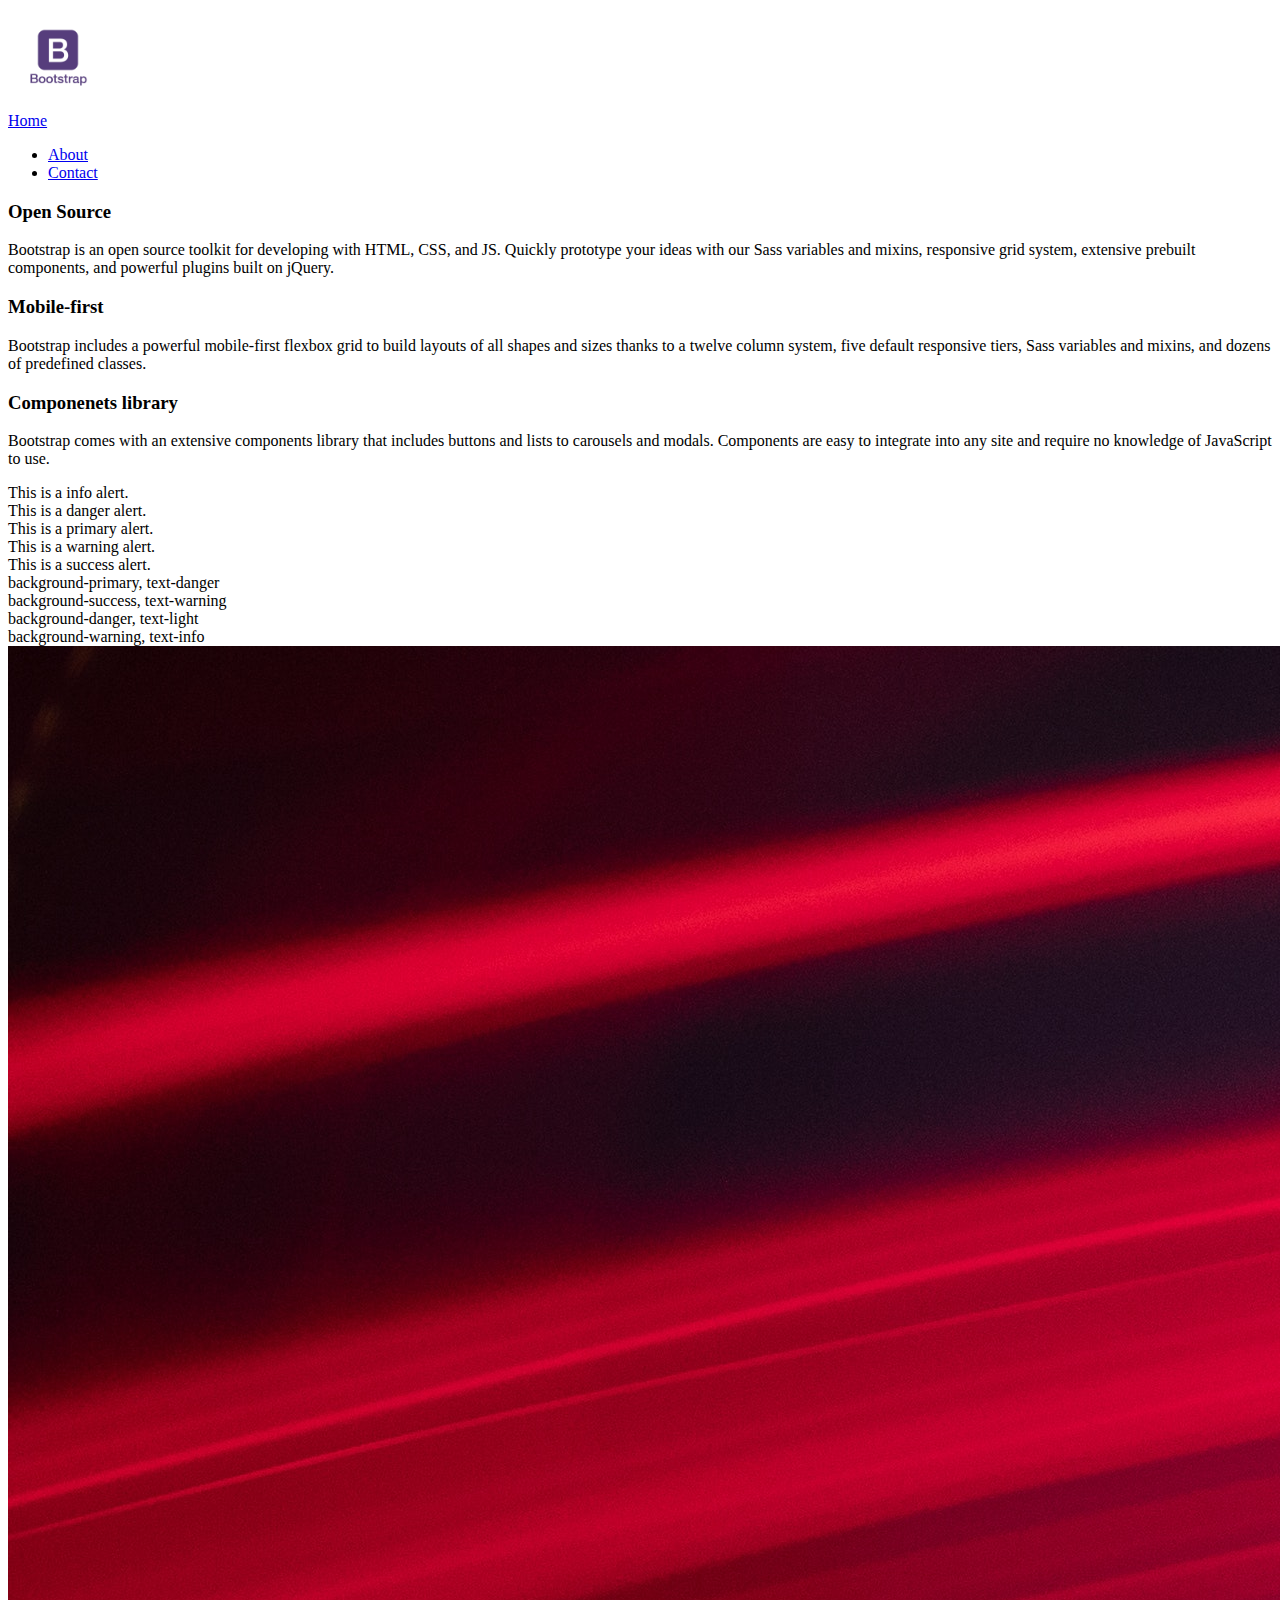
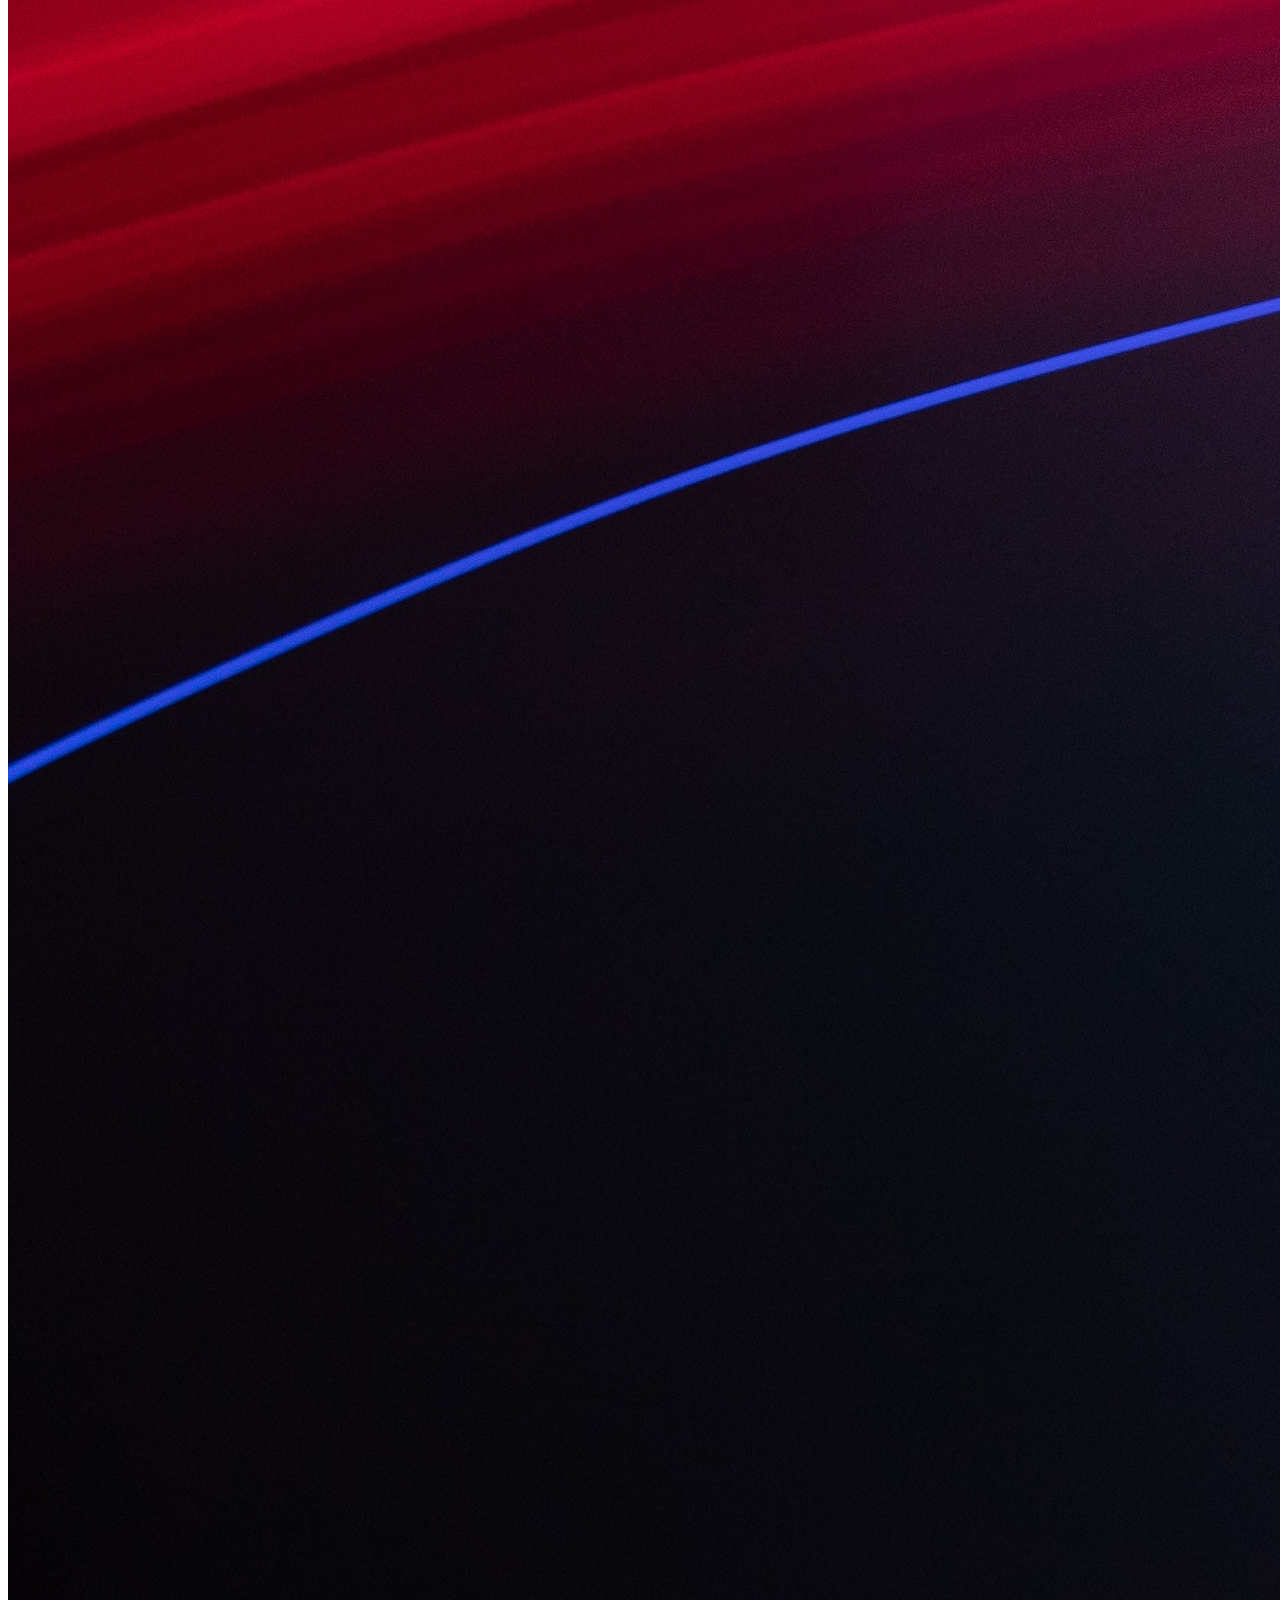
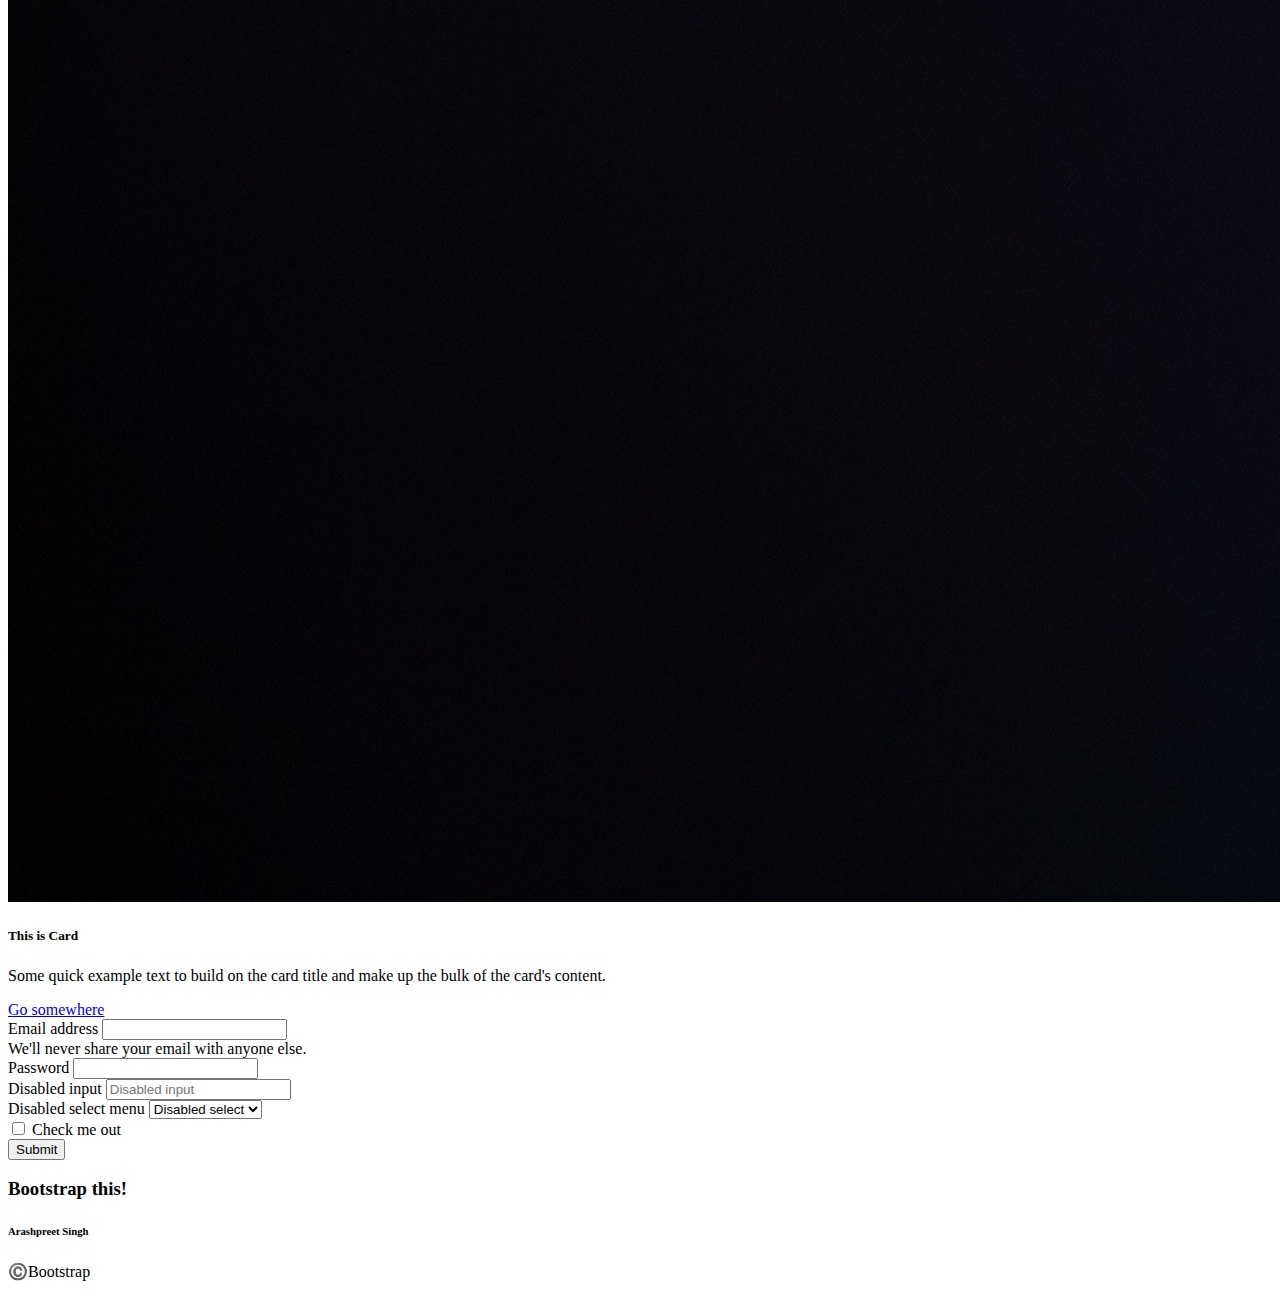
<file: boostrapthis/index.html>
<!doctype html>
<html lang="en">
  <head>
    <!-- Required meta tags -->
    <meta charset="utf-8">
    <meta name="viewport" content="width=device-width, initial-scale=1">

    <!-- Bootstrap CSS -->
    <link href="https://cdn.jsdelivr.net/npm/bootstrap@5.0.0-beta3/dist/css/bootstrap.min.css" rel="stylesheet" integrity="sha384-eOJMYsd53ii+scO/bJGFsiCZc+5NDVN2yr8+0RDqr0Ql0h+rP48ckxlpbzKgwra6" crossorigin="anonymous">

    <title>Bootstrap This</title>
  </head>
  <body>
<!-- nav bar -->
    <nav class="navbar navbar-dark bg-dark">
        <div class="container-fluid">
          <a class="navbar-brand" href="#">
            <img src="images/pngegg.png" alt="" width="100" height="100">
            <div class="navbar navbar-expand-lg">
                <div class="container-fluid">
                  <a class="navbar-brand" href="#">Home</a>
                  <div class="collapse navbar-collapse" id="navbarSupportedContent">
                    <ul class="navbar-nav me-auto mb-2 mb-lg-0">
                      <li class="nav-item">
                        <a class="nav-link active" aria-current="page" href="#">About</a>
                      </li>
                      <li class="nav-item">
                        <a class="nav-link" href="#">Contact</a>
                      </li>
                    </ul>
                  </div>
                </div>
            </div>
          </a>
        </div>
      </nav>
      <!-- main -->
<main>
  <!-- section 1 -->
<div class="container-fluid bg-dark mt-5">
    <div class="container">
<div class="row p-5">
    <div class="jumbotron jumbotron-fluid mx-1 ml-md-0 mb-3 px-3 bg-light rounded col-md">
        
        <h3 class="text-center">Open Source</h3>
        <p> Bootstrap is an open source toolkit for developing with HTML, CSS, and JS.
            Quickly prototype your ideas with our Sass variables and mixins, responsive grid system,
            extensive prebuilt components, and powerful plugins built on jQuery.</p>
        
    </div>
    <div class="jumbotron jumbotron-fluid mx-1 ml-md-0 mb-3 px-3 bg-light rounded col-md">
        
        <h3 class="text-center">Mobile-first</h3>
        <p>Bootstrap includes a powerful mobile-first flexbox grid to build layouts
            of all shapes and sizes thanks to a twelve column system, five default responsive tiers,
            Sass variables and mixins, and dozens of predefined classes.</p>
        
        </div>
    <div class="jumbotron jumbotron-fluid mx-1 ml-md-0 mb-3 px-3 bg-light rounded col-md">
        
        <h3 class="text-center">Componenets library</h3>
        <p>Bootstrap comes with an extensive components library that includes buttons and lists to carousels and modals.
         Components are easy to integrate into any site and require no knowledge of JavaScript to use.</p>
       
        </div>
</div>
</div>
</div>
<!-- section 2 -->
<div class="container mt-5">
    <div class="row">
        <div class="col-6">
            <div class="alert alert-info col-8">This is a info alert.</div>
            <div class="alert alert-danger col-8 offset-4 text-right ">This is a danger alert.</div>
            <div class="alert alert-primary col-8">This is a primary alert.</div>
            <div class="alert alert-warning col-8 offset-4 text-right">This is a warning alert.</div>
            <div class="alert alert-success col-8 mb-0">This is a success alert.</div>
            <div class="list-group mt-3">
                <div class="p-3 mb-2 bg-primary text-danger">background-primary, text-danger</div>
                <div class="p-3 mb-2 bg-success text-warning">background-success, text-warning</div>
                <div class="p-3 mb-2 bg-danger text-light">background-danger, text-light</div>
                <div class="p-3 mb-2 bg-warning text-info">background-warning, text-info</div>
            </div>
        </div>
        <div class="col-6">
            <div class="card">
                <img src="images/pexels-bruno-thethe-1910225.jpg" class="card-img-top" alt="...">
                <div class="card-body">
                  <h5 class="card-title">This is Card</h5>
                  <p class="card-text">Some quick example text to build on the card title and make up the bulk of the card's content.</p>
                  <a href="#" class="btn btn-primary">Go somewhere</a>
                </div>
              </div>

        </div>
    </div>

</div>
<!-- section -->
 <div class="bg-dark text-white">
 <form class="container p-5 mt-5 mb-5">
    <div class="mb-3">
      <label for="exampleInputEmail1" class="form-label">Email address</label>
      <input type="email" class="form-control" id="exampleInputEmail1" aria-describedby="emailHelp">
      <div id="emailHelp" class="form-text">We'll never share your email with anyone else.</div>
    </div>
    <div class="mb-3">
      <label for="exampleInputPassword1" class="form-label">Password</label>
      <input type="password" class="form-control" id="exampleInputPassword1">
    </div>
    <div class="mb-3">
        <label for="disabledTextInput" class="form-label">Disabled input</label>
        <input type="text" id="disabledTextInput" class="form-control" placeholder="Disabled input">
      </div>
      <div class="mb-3">
        <label for="disabledSelect" class="form-label">Disabled select menu</label>
        <select id="disabledSelect" class="form-select">
          <option>Disabled select</option>
        </select></div>
    <div class="mb-3 form-check">
      <input type="checkbox" class="form-check-input" id="exampleCheck1">
      <label class="form-check-label" for="exampleCheck1">Check me out</label>
    </div>
    <button type="submit" class="btn btn-primary ">Submit</button>
  </form>
</div>
</main>
<!-- footer -->
<div class="mt-5">
<footer class="bg-dark text-white mt-5">
<h3 class="text-center">Bootstrap this!</h3>
<h6 class="text-center">Arashpreet Singh</h6>
<p class="text-end">©️Bootstrap</p>
</footer></div>

    <!-- Optional JavaScript; choose one of the two! -->

    <!-- Option 1: Bootstrap Bundle with Popper -->
    <script src="https://cdn.jsdelivr.net/npm/bootstrap@5.0.0-beta3/dist/js/bootstrap.bundle.min.js" integrity="sha384-JEW9xMcG8R+pH31jmWH6WWP0WintQrMb4s7ZOdauHnUtxwoG2vI5DkLtS3qm9Ekf" crossorigin="anonymous"></script>

    <!-- Option 2: Separate Popper and Bootstrap JS -->
    <!--
    <script src="https://cdn.jsdelivr.net/npm/@popperjs/core@2.9.1/dist/umd/popper.min.js" integrity="sha384-SR1sx49pcuLnqZUnnPwx6FCym0wLsk5JZuNx2bPPENzswTNFaQU1RDvt3wT4gWFG" crossorigin="anonymous"></script>
    <script src="https://cdn.jsdelivr.net/npm/bootstrap@5.0.0-beta3/dist/js/bootstrap.min.js" integrity="sha384-j0CNLUeiqtyaRmlzUHCPZ+Gy5fQu0dQ6eZ/xAww941Ai1SxSY+0EQqNXNE6DZiVc" crossorigin="anonymous"></script>
    -->
  </body>
</html>
</file>
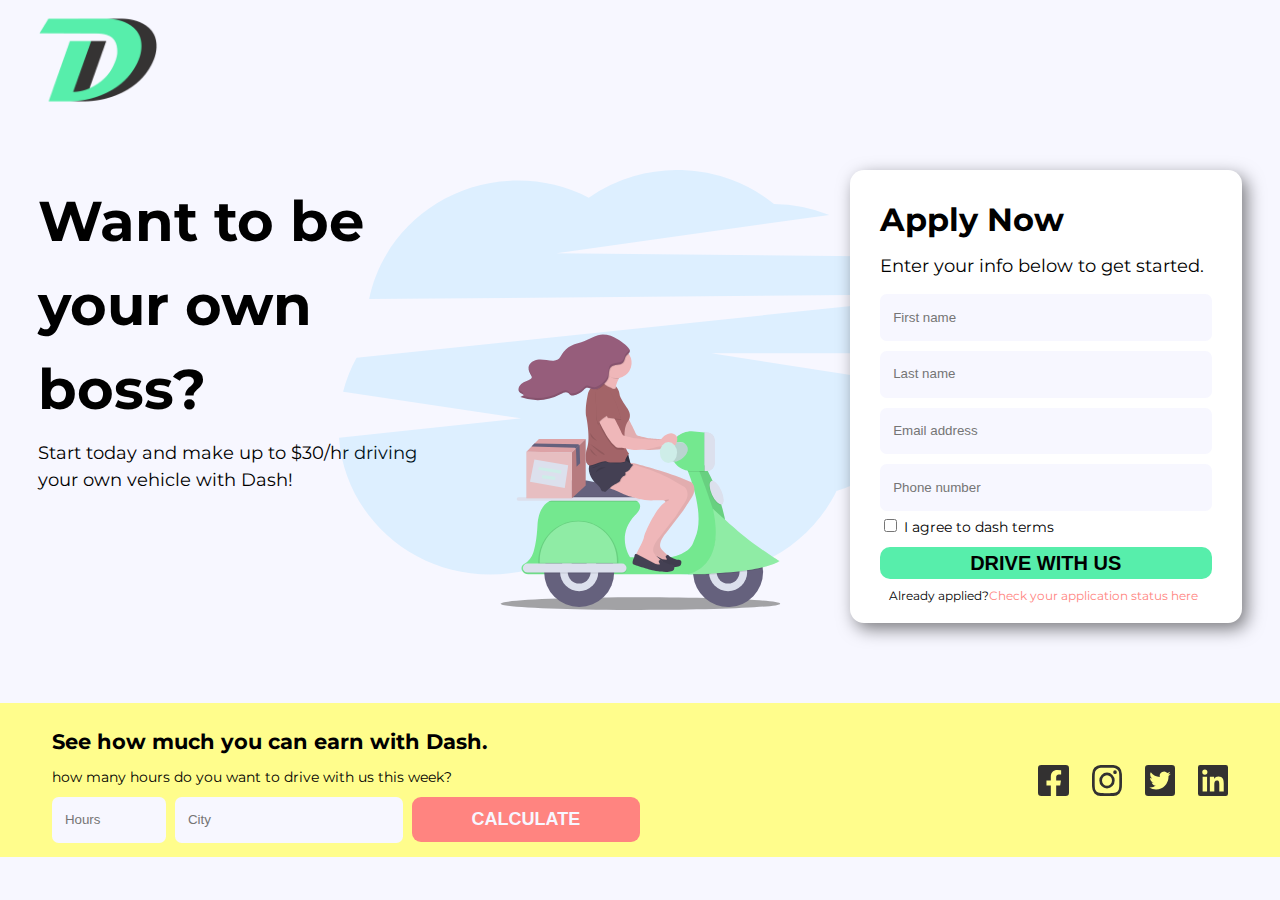
<file: master-files-landing-page/index.html>
<!DOCTYPE html>
<html lang="en">
<head>
    <meta charset="UTF-8">
    <meta name="viewport" content="width=device-width, initial-scale=1.0">
    <title>Landing Page</title>
    <link rel="stylesheet" href="css/style.css">
    <!-- linking the google font -->
    <link rel="preconnect" href="https://fonts.gstatic.com">
    <link href="https://fonts.googleapis.com/css2?family=Montserrat:wght@400;500;600;700;800&display=swap" rel="stylesheet">   
</head>
<body>
    <!-- header -->
    <header class="container">
        <img src="images/logo/logo.png" class="site-logo" alt="logo">
    </header>
    <!-- main -->
    <main class="container">
        <section class="site-text">
            <h1>Want to be your own boss?</h1>
            <p>Start today and make up to $30/hr driving your own vehicle with Dash!</p>
        </section>
        <img src="images/bg-image/scooter.svg" class="scooter" alt="scooter">
        <section class="resgisteration-form">
            <h3>Apply Now</h3>
            <p>Enter your info below<span class="hide-text"> to get started</span>.</p>
            <form>
            <div>
            <input type="text" class="input-box" placeholder="First name">
        </div>
        <div>
            <input type="text" class="input-box" placeholder="Last name">
        </div>
            <input type="text" class="input-box" placeholder="Email address">
        <div>
            <input type="tel" class="input-box" placeholder="Phone number">
        </div>
    <div>
            <input type="checkbox" name="checkbox" id="checkbox">
            <label for="checkbox">I agree to dash terms</label>
        </div>
            <button type="submit" class="registration-button">DRIVE WITH US</button>
        </form>
       <p class="small-text">Already applied?<a href=" " class="small-anchor">Check your application status here</a></p>
        </section>
    </main>
    <!-- footer -->
    <footer>
        <div class="web-footer container">
            <div class="part1">
            <h4>See how much you can earn with Dash.</h4>
            <p>
                how many hours do you want to drive with us this week?
            </p>
            <div class="site-footer">
            <form>
                <div class="footer-form">
            <div>
                <input type="text" class="input-box fifth" placeholder="Hours">
            </div>
            <div>
                <input type="text" class="input-box sixth" placeholder="City">
            </div>
            <button type="submit" class="calculate-button">CALCULATE</button>
        </div>
        </form>
            </div>
        </div>
            <div class="part2">
         <div class="social-media-logos">
            <img src="images/icons/facebook.svg" alt="Facebook">
            <img src="images/icons/instagram.svg" alt="Instagram">
            <img src="images/icons/twitter.svg" alt="Twitter">
            <img src="images/icons/linkedin.svg" alt="Linkedin">
        </div>
        </div>
    </div>
</footer>
</body>
</html>
</file>
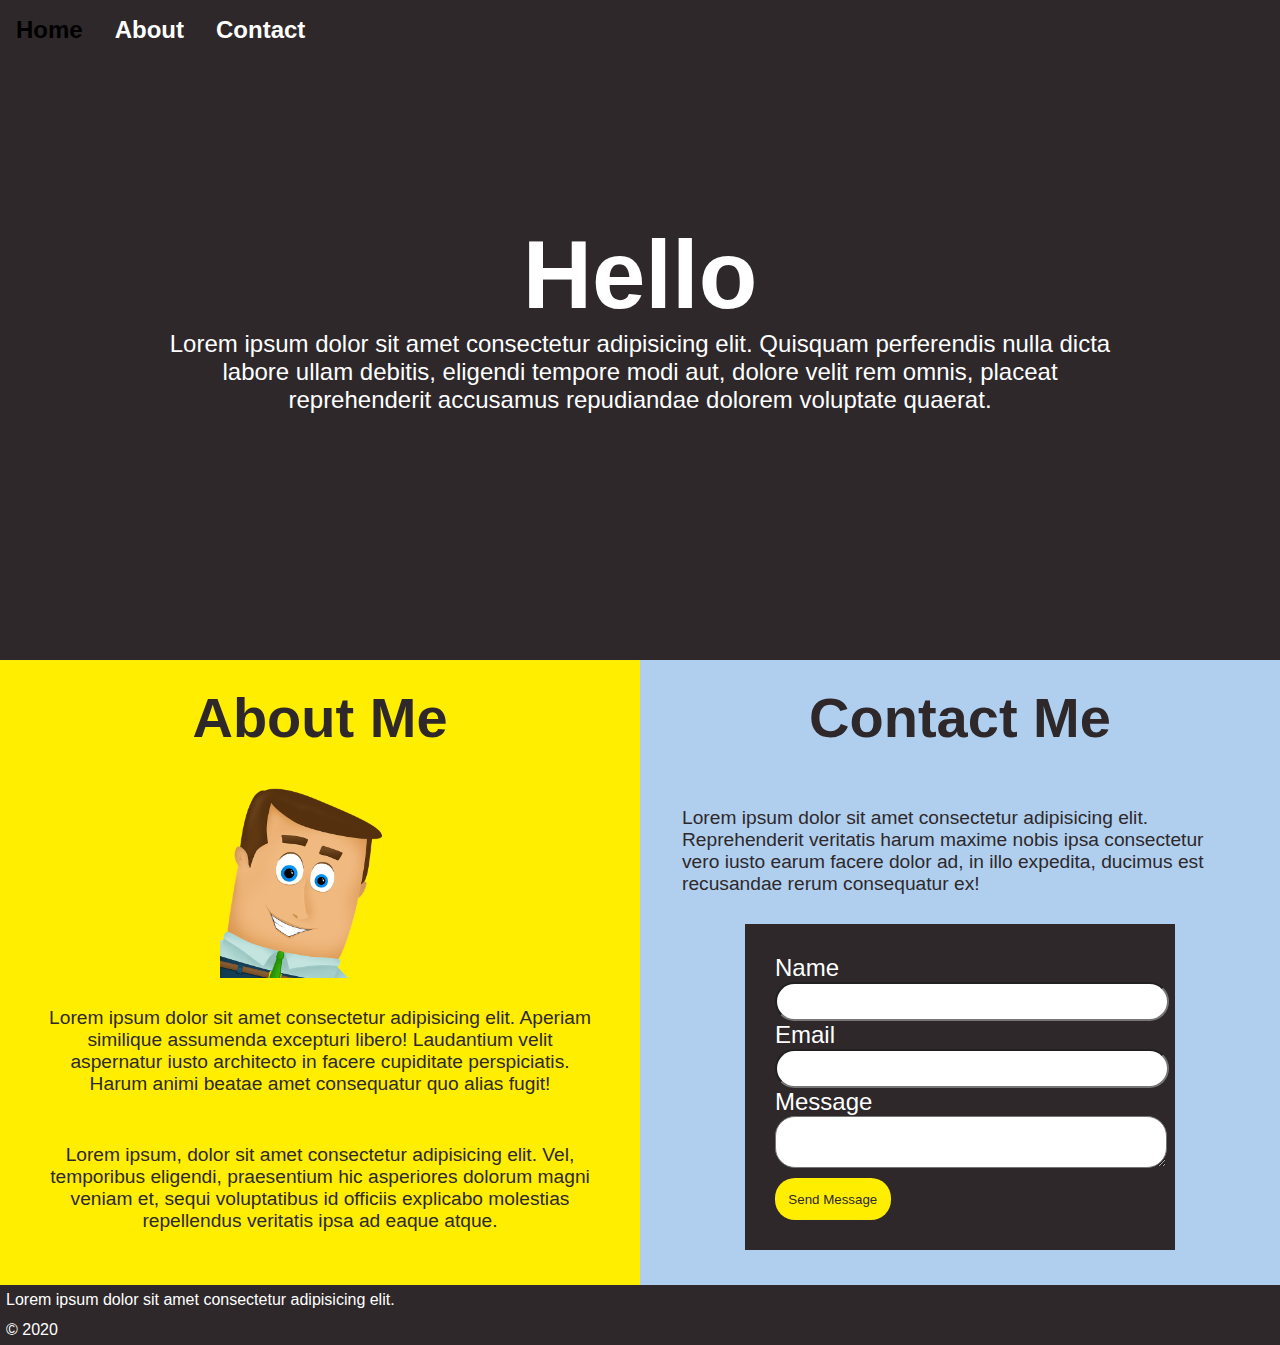
<file: mtm6201-page-redesign-master/index.html>
<!DOCTYPE html>
<html lang="en">

<head>
  <meta charset="UTF-8">
  <meta name="viewport" content="width=device-width, initial-scale=1.0">
  <meta http-equiv="X-UA-Compatible" content="ie=edge">
  <title>Page Redesign</title>
  <link rel="stylesheet" href="style.css">
  <link rel="stylesheet" href="base.css">
</head>

<body>
  <nav id="nav" class="nav">
    <a class="nav-link" href="#home">Home</a>
    <a class="nav-link" href="#about">About</a>
    <a class="nav-link" href="#contact">Contact</a>
  </nav>
  <main id="main" class="main">
    <section id="home" class="home">
      <h1 class="page-title">Hello</h1>
      <p>Lorem ipsum dolor sit amet consectetur adipisicing elit. Quisquam perferendis nulla dicta labore ullam debitis,
        eligendi tempore modi aut, dolore velit rem omnis, placeat reprehenderit accusamus repudiandae dolorem voluptate
        quaerat.</p>
    </section>
    <section id="about" class="about">
      <h2 class="section-title">About Me</h2>
      <img class="about-image" src="images/businessman.png" alt="Businessman">
      <p>Lorem ipsum dolor sit amet consectetur adipisicing elit. Aperiam similique assumenda excepturi libero!
        Laudantium velit aspernatur iusto architecto in facere cupiditate perspiciatis. Harum animi beatae amet
        consequatur quo alias fugit!</p>
      <p>Lorem ipsum, dolor sit amet consectetur adipisicing elit. Vel, temporibus eligendi, praesentium hic asperiores
        dolorum magni veniam et, sequi voluptatibus id officiis explicabo molestias repellendus veritatis ipsa ad eaque
        atque.</p>
    </section>
    <section id="contact" class="contact">
      <h2 class="section-title">Contact Me</h2>
      <p>Lorem ipsum dolor sit amet consectetur adipisicing elit. Reprehenderit veritatis harum maxime nobis ipsa
        consectetur vero iusto earum facere dolor ad, in illo expedita, ducimus est recusandae rerum consequatur ex!</p>
      <form class="contact-form">
        <div class="contact-form-section">
          <label class="contact-form-label">Name</label>
          <input class="contact-form-input" type="text">
        </div>
        <div class="contact-form-section">
          <label class="contact-form-label">Email</label>
          <input class="contact-form-input" type="email">
        </div>
        <div class="contact-form-section">
          <label class="contact-form-label">Message</label>
          <textarea class="contact-form-input"></textarea>
        </div>
        <button type="submit">Send Message</button>
      </form>
    </section>
  </main>
  <footer>
    <p>Lorem ipsum dolor sit amet consectetur adipisicing elit.</p>
    <p>&copy; 2020</p>
  </footer>
</body>

</html>
</file>
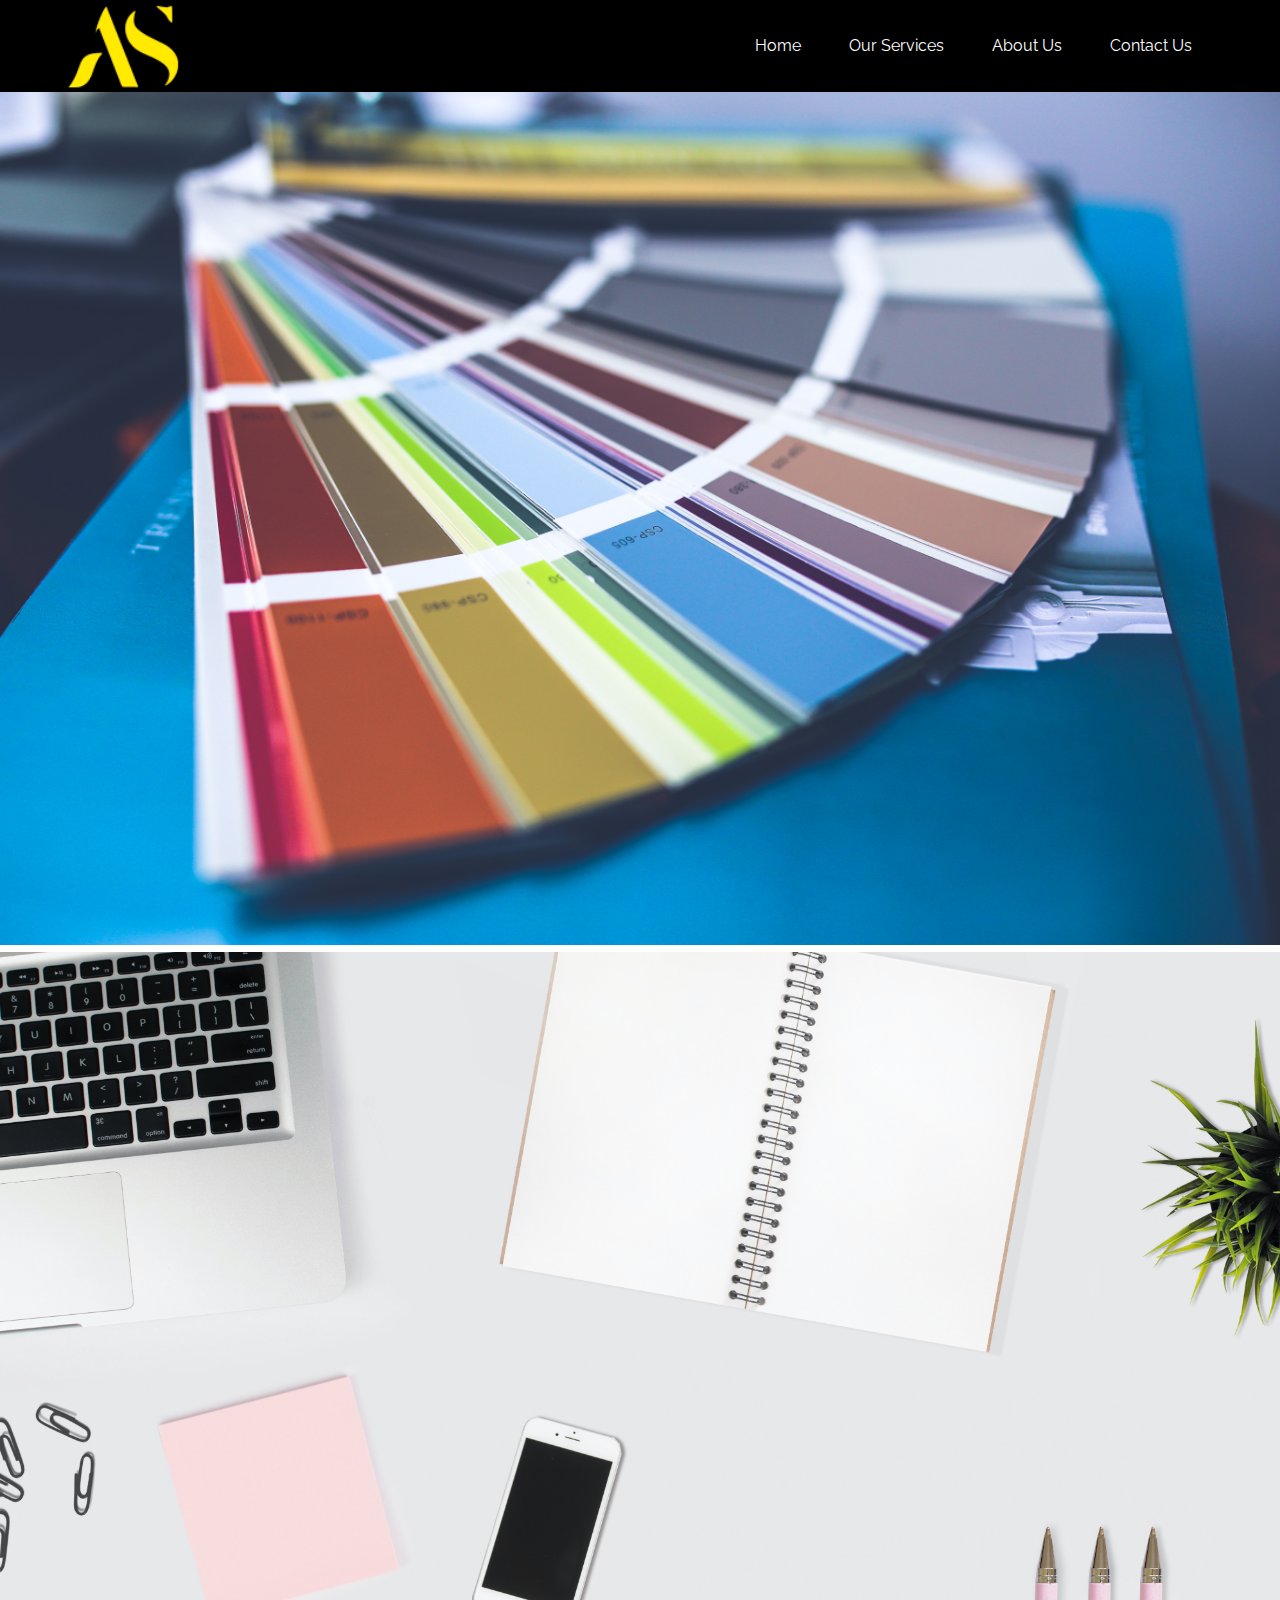
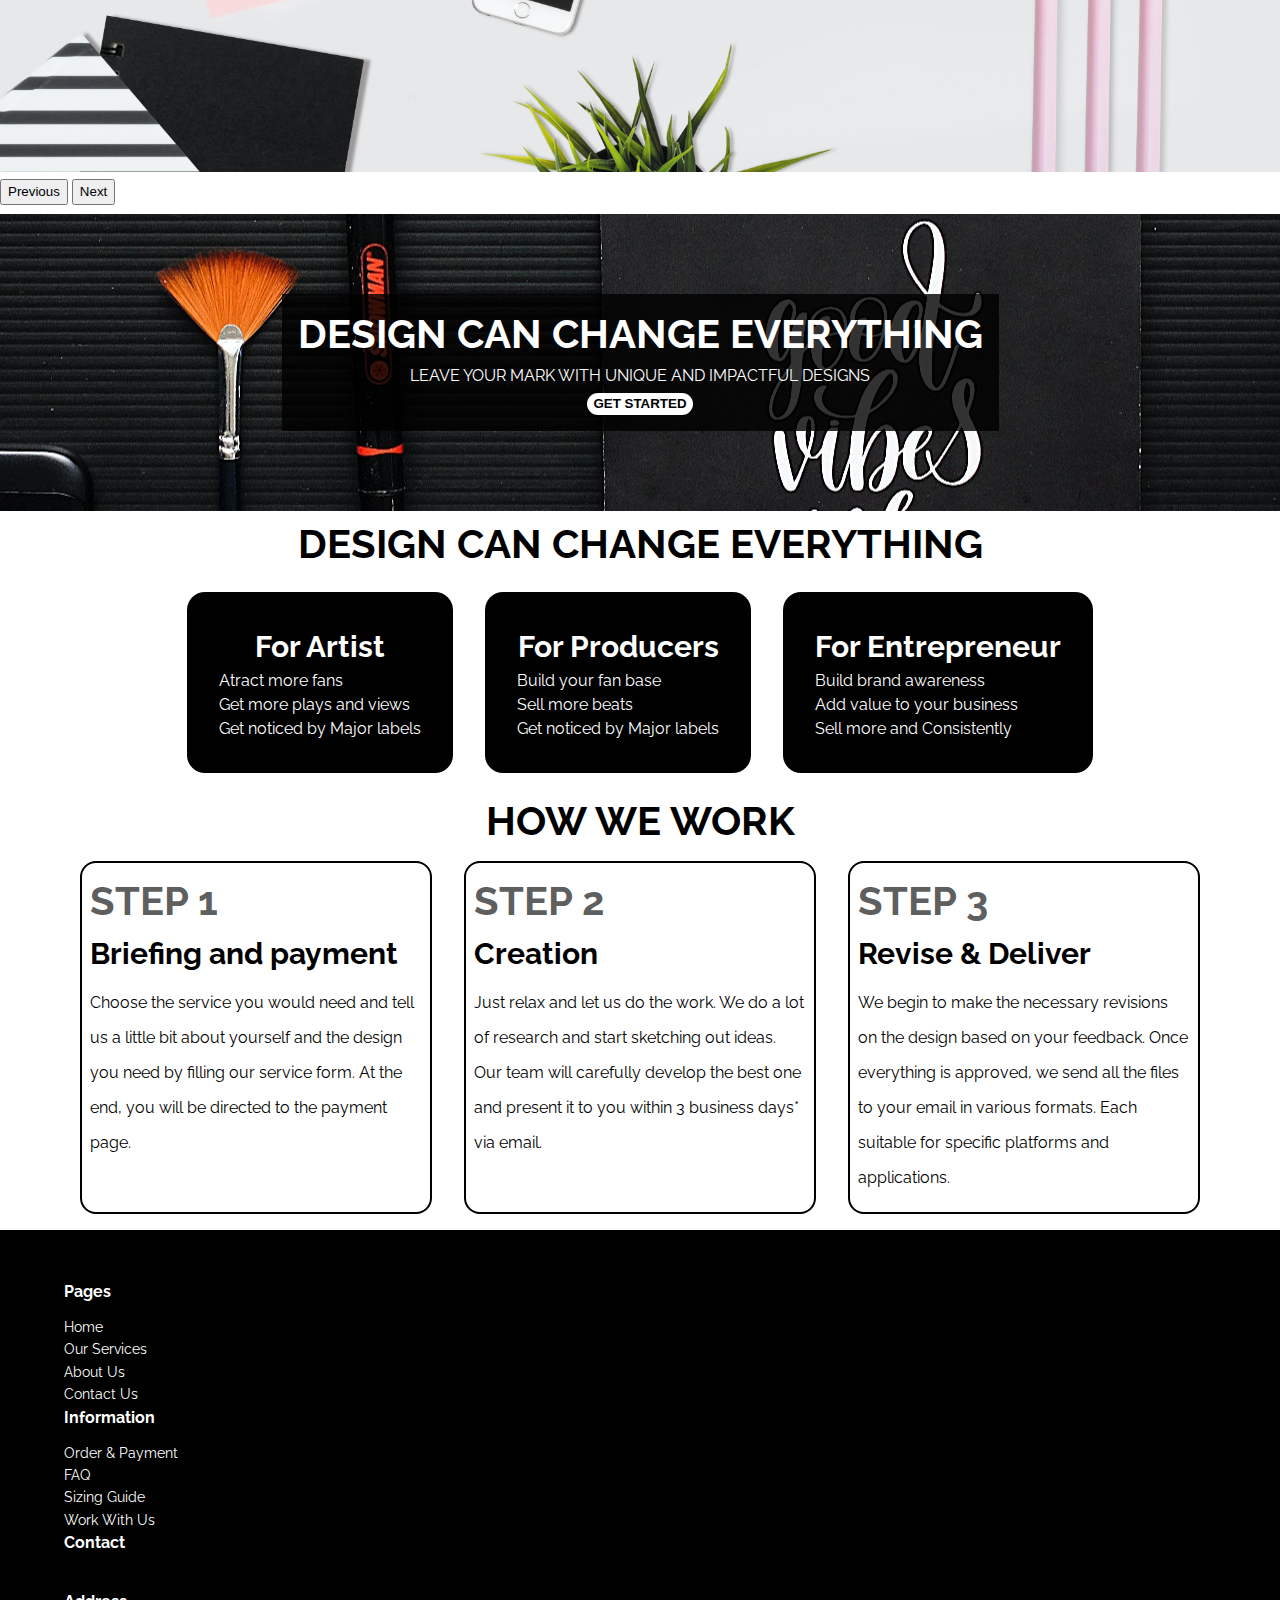
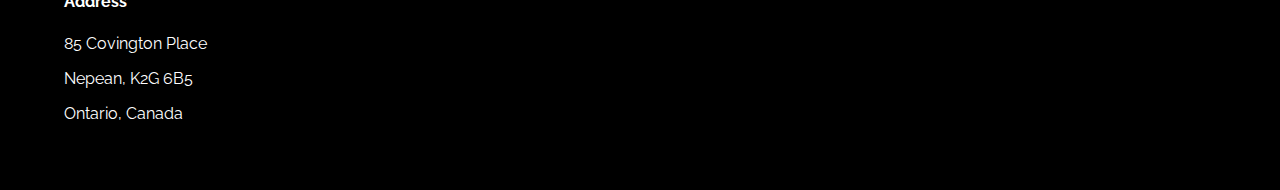
<file: web-portfolio/index.html>
<!DOCTYPE html>
<html lang="en">
<head>
    <meta charset="UTF-8">
    <meta http-equiv="X-UA-Compatible" content="IE=edge">
    <meta name="viewport" content="width=device-width, initial-scale=1.0">
    <link rel="stylesheet" href="css/style.css">
    <link rel="preconnect" href="https://fonts.gstatic.com">
<link href="https://fonts.googleapis.com/css2?family=Raleway:wght@600&display=swap" rel="stylesheet">

    <link href="https://cdn.jsdelivr.net/npm/bootstrap@5.0.0-beta3/dist/css/bootstrap.min.css" rel="stylesheet" integrity="sha384-eOJMYsd53ii+scO/bJGFsiCZc+5NDVN2yr8+0RDqr0Ql0h+rP48ckxlpbzKgwra6" crossorigin="anonymous">
    <title>Web Portfolio</title>
</head>
<body>
    <header>
        <div class="site-nav container">
            <img src="images/logo.png" alt="LOGO" class="logo">
            <nav>
                <ul class="nav-ul">
                    <li><a href="#">Home</a></li>
                    <li><a href="our-services.html">Our Services</a></li>
                    <li><a href="about-us.html">About Us</a></li>
                    <li><a href="contact-us.html">Contact Us</a></li>
                </ul>        
            </nav>
        </div>
    </header>
    <main>
    <div id="carouselExampleControls" class="carousel slide" data-bs-ride="carousel">
        <div class="carousel-inner">
          <div class="carousel-item active">
            <img src="images/pexels-kaboompics-com-5933.jpg" class="d-block w-100" alt="...">
          </div>
          <div class="carousel-item">
            <img src="images/pexels-dominika-roseclay-1036848.jpg" class="d-block w-100" alt="...">
          </div>
        </div>
        <button class="carousel-control-prev" type="button" data-bs-target="#carouselExampleControls" data-bs-slide="prev">
          <span class="carousel-control-prev-icon" aria-hidden="true"></span>
          <span class="visually-hidden">Previous</span>
        </button>
        <button class="carousel-control-next" type="button" data-bs-target="#carouselExampleControls" data-bs-slide="next">
          <span class="carousel-control-next-icon" aria-hidden="true"></span>
          <span class="visually-hidden">Next</span>
        </button>
      </div>
      <div class="bg-blur">
          <div class="bg-text">
          <h1 class="center white">DESIGN CAN CHANGE EVERYTHING</h1>
          <p class="center bold white">LEAVE YOUR MARK WITH UNIQUE AND IMPACTFUL DESIGNS</p>
          <button class="black-button bold center">GET STARTED</button>
      </div>
    </div>
    <h1 class="center">DESIGN CAN CHANGE EVERYTHING</h1>
    <div class="three-sec container">
        <div class="child-sec">
            <h3 class="center white">For Artist</h1>
            <ul class="sec white">
                <li>Atract more fans</li>
                <li>Get more plays and views</li>
                <li> Get noticed by Major labels</li>
            </ul>
        </div>
        <div class="child-sec">
            <h3 class="center white">For Producers</h1>
            <ul class="sec white">
                <li>Build your fan base</li>
                <li>Sell more beats</li>
                <li> Get noticed by Major labels</li>
            </ul>
        </div>
        <div class="child-sec">
            <h3 class="center white">For Entrepreneur</h1>
            <ul class="sec white">
                <li>Build brand awareness</li>
                <li>Add value to your business</li>
                <li>Sell more and Consistently</li>
            </ul>
        </div>
    </div>
    <section class="container">
        <h1 class="center">HOW WE WORK</h1>
        <div class="hdw">
        <div class="b-border">
        <H2 class="grey">STEP 1</H2>
        <h3>Briefing and payment</h3>
        <p>Choose the service you would need and tell us a little bit about yourself and the design you need by filling our service form. At the end, you will be directed to the payment page.</p>
    </div>
    <div class="b-border">
        <H2 class="grey">STEP 2</H2>
        <h3>Creation</h3>
        <p>Just relax and let us do the work. We do a lot of research and start sketching out ideas. Our team will carefully develop the best one and present it to you within 3 business days* via email.</p>
    </div>
    <div class="b-border">
        <H2 class="grey">STEP 3</H2>
        <h3>Revise & Deliver</h3>
        <p>We begin to make the necessary revisions on the design based on your feedback. Once everything is approved, we send all the files to your email in various formats. Each suitable for specific platforms and applications.</p>
    </div>
</div>
    </section>
    </main>
    <div class="footer-clean">
        <footer>
            <div class="container">
                <div class="row justify-content-center">
                    <div class="col-sm-4 col-md-3 item">
                        <h3 class="white">Pages</h3>
                        <ul>
                            <li><a href="#">Home</a></li>
                            <li><a href="our-services.html">Our Services</a></li>
                            <li><a href="about-us.html">About Us</a></li>
                            <li><a href="contact-us.html">Contact Us</a></li>
                        </ul>
                    </div>
                    <div class="col-sm-4 col-md-3 item">
                        <h3 class="white">Information</h3>
                        <ul>
                            <li><a href="">Order & Payment</a></li>
                            <li><a href="">FAQ</a></li>
                            <li><a href="">Sizing Guide</a></li>
                            <li><a href="">Work With Us</a></li>
                        </ul>
                    </div>
                    <div class="col-sm-4 col-md-3 item">
                        <h3 class="white">Contact</h3>
                        <ul>
                            <a href="tel:6134520291">6134520291</a>
                            <a href="mailto:sing1471@algonquinlive.com">sing1471@algonquinlive.com</a>
                        </ul>
                    </div>
                    <div class="col-sm-4 col-md-3 item">
                        <h3 class="white">Address</h3>
                      <p class="white"> 85 Covington Place<br>
                      Nepean, K2G 6B5<br>
                      Ontario, Canada</p>
                    </div>
                </div>
            </div>
        </footer>
    </div>
     <!-- Optional JavaScript; choose one of the two! -->

    <!-- Option 1: Bootstrap Bundle with Popper -->
    <script src="https://cdn.jsdelivr.net/npm/bootstrap@5.0.0-beta3/dist/js/bootstrap.bundle.min.js" integrity="sha384-JEW9xMcG8R+pH31jmWH6WWP0WintQrMb4s7ZOdauHnUtxwoG2vI5DkLtS3qm9Ekf" crossorigin="anonymous"></script>

    <!-- Option 2: Separate Popper and Bootstrap JS -->
    <!--
    <script src="https://cdn.jsdelivr.net/npm/@popperjs/core@2.9.1/dist/umd/popper.min.js" integrity="sha384-SR1sx49pcuLnqZUnnPwx6FCym0wLsk5JZuNx2bPPENzswTNFaQU1RDvt3wT4gWFG" crossorigin="anonymous"></script>
    <script src="https://cdn.jsdelivr.net/npm/bootstrap@5.0.0-beta3/dist/js/bootstrap.min.js" integrity="sha384-j0CNLUeiqtyaRmlzUHCPZ+Gy5fQu0dQ6eZ/xAww941Ai1SxSY+0EQqNXNE6DZiVc" crossorigin="anonymous"></script>
    -->
</body>
</html>
</file>
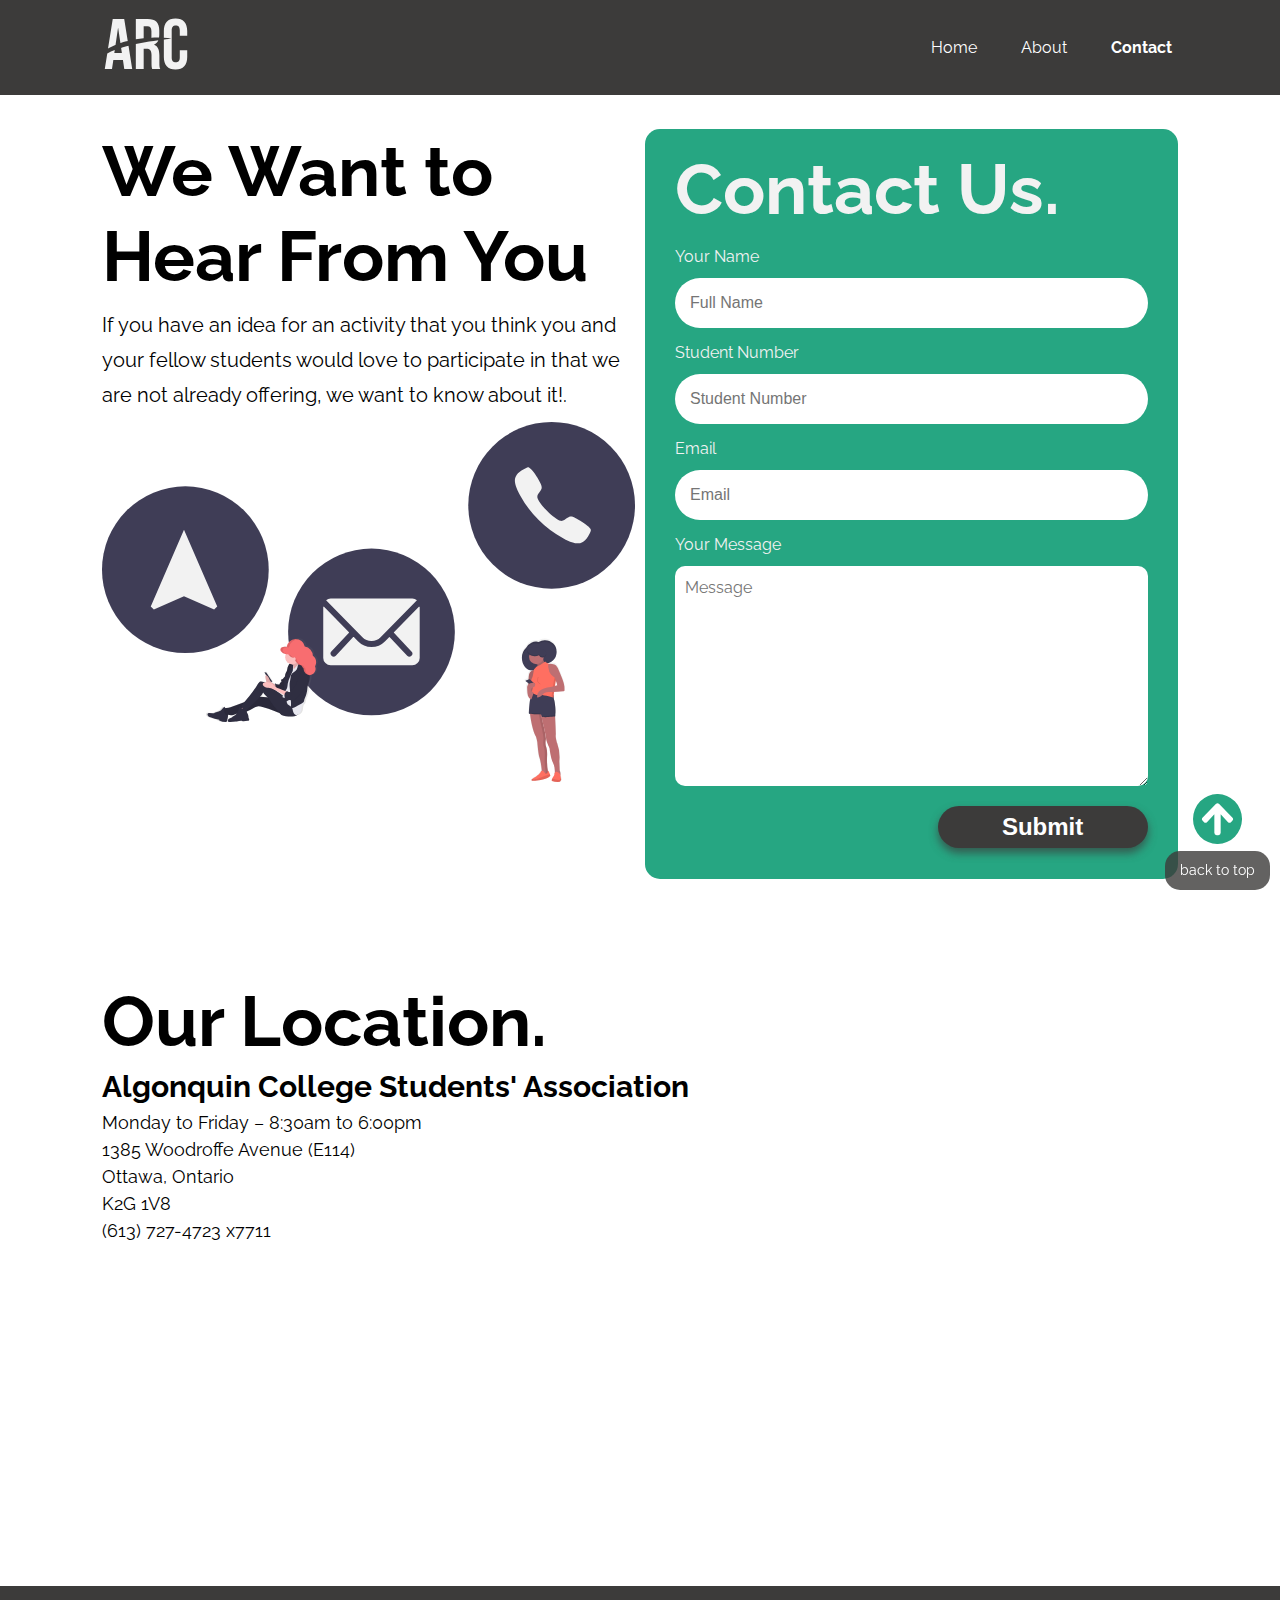
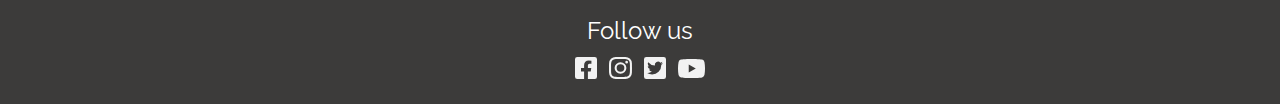
<file: mtm6201-midterm-master-files/contact.html>
<!DOCTYPE html>
<html lang="en">

<head>
    <meta charset="UTF-8">
    <meta http-equiv="X-UA-Compatible" content="IE=edge">
    <meta name="viewport" content="width=device-width, initial-scale=1.0">
    <title>Arc</title>
    <!-- to add icon on tab -->
    <link rel="icon" href="images/AC_ICON_FC_GRN_240x200.png">
    <!-- google fonts -->
    <link href="https://fonts.googleapis.com/css2?family=Raleway:wght@300;400;500;600;700&display=swap"
        rel="stylesheet">
    <!-- stylesheet -->
    <link href="css/style.css" rel="stylesheet">
</head>

<body>
    <!-- header -->
    <header id="site-header">
        <!-- nav bar -->
        <nav class="site-nav container">
            <div class="site-logo">
                <img src="images/logo.svg" alt="Logo">
            </div>
            <ul class="nav-menu">
                <li><a href="index.html">Home</a></li>
                <li><a href="about.html">About</a></li>
                <li><a class="active" href="contact.html">Contact</a></li>
            </ul>
        </nav>
    </header>
    <!-- main -->
    <main>
        <!-- contact section first -->
        <section class="contact-section1 container">
            <div class="text">
                <h1 class="hero-header">We Want to Hear From You</h1>
                <p class="large-para">If you have an idea for an activity that you think you and your fellow students
                    would love to participate
                    in that we are not already offering, we want to know about it!.</p>
                <div class="icons1">
                    <img src="images/contact-img.svg" alt="contact-icons" class="contact-icons">
                </div>
            </div>
            <div class="contact-form">
                <h1 class="hero-header">Contact Us.</h1>
                <form>
                    <div>
                        <label for="fullname">Your Name</label>
                        <input type="text" class="input-box" placeholder="Full Name" name="fullname" required>
                    </div>
                    <div>
                        <label for="student-number">Student Number</label>
                        <input type="number" class="input-box" name="student-number" placeholder="Student Number"
                            required>
                    </div>
                    <div>
                        <label for="email">Email</label>
                        <input type="email" class="input-box" name="email" Placeholder="Email" required>
                    </div>
                    <div>
                        <label for="message">Your Message</label>
                        <textarea name="message" class="input-msg-box" placeholder="Message" required></textarea>
                    </div>
                    <div class="submit-dv">
                        <button type="submit" class="site-button submit">Submit</button>
                    </div>
                </form>
            </div>
        </section>
        <!-- contact section second -->
        <section class="contact-section2 container">
            <div class="text">
                <h1 class="hero-header">Our Location.</h1>
                <h3>Algonquin College Students' Association</h3>
                <div class="address">
                    Monday to Friday – 8:30am to 6:00pm <br />
                    1385 Woodroffe Avenue (E114) <br />
                    Ottawa, Ontario <br />
                    K2G 1V8 <br />
                    (613) 727-4723 x7711
                </div>
            </div>
            <div class="map">
                <iframe
                    src="https://www.google.com/maps/embed?pb=!1m18!1m12!1m3!1d5608.078296782952!2d-75.7613001651123!3d45.34802199999999!2m3!1f0!2f0!3f0!3m2!1i1024!2i768!4f13.1!3m3!1m2!1s0x4cce0718cc4a6ad7%3A0xc6cc467725843e2b!2sAlgonquin%20College%20%E2%80%93%20Ottawa%20Campus!5e0!3m2!1sen!2sca!4v1606313669572!5m2!1sen!2sca"
                    width="375" height="500" style="border:0;" allowfullscreen="" aria-hidden="false" tabindex="0"
                    class="google-map container"></iframe>
            </div>
        </section>
    </main>
    <footer class="site-footer">
        <p class="footer-heading">Follow us</p>
        <ul class="social-icons">
            <li><a href="#"><img src="images/icons/facebook.svg" alt="fb"></a></li>
            <li><a href="#"><img src="images/icons/instagram.svg" alt="instagram"></a></li>
            <li><a href="#"><img src="images/icons/twitter.svg" alt="twitter"></a></li>
            <li><a href="#"><img src="images/icons/youtube.svg" alt="youtube"></a></li>
        </ul>
        <div class="back-to-top">
            <a href="#"> <img src="images/icons/arrow.svg" alt="back-to-top" /></a>
            <p>back to top</p>
        </div>
    </footer>
</body>

</html>
</file>
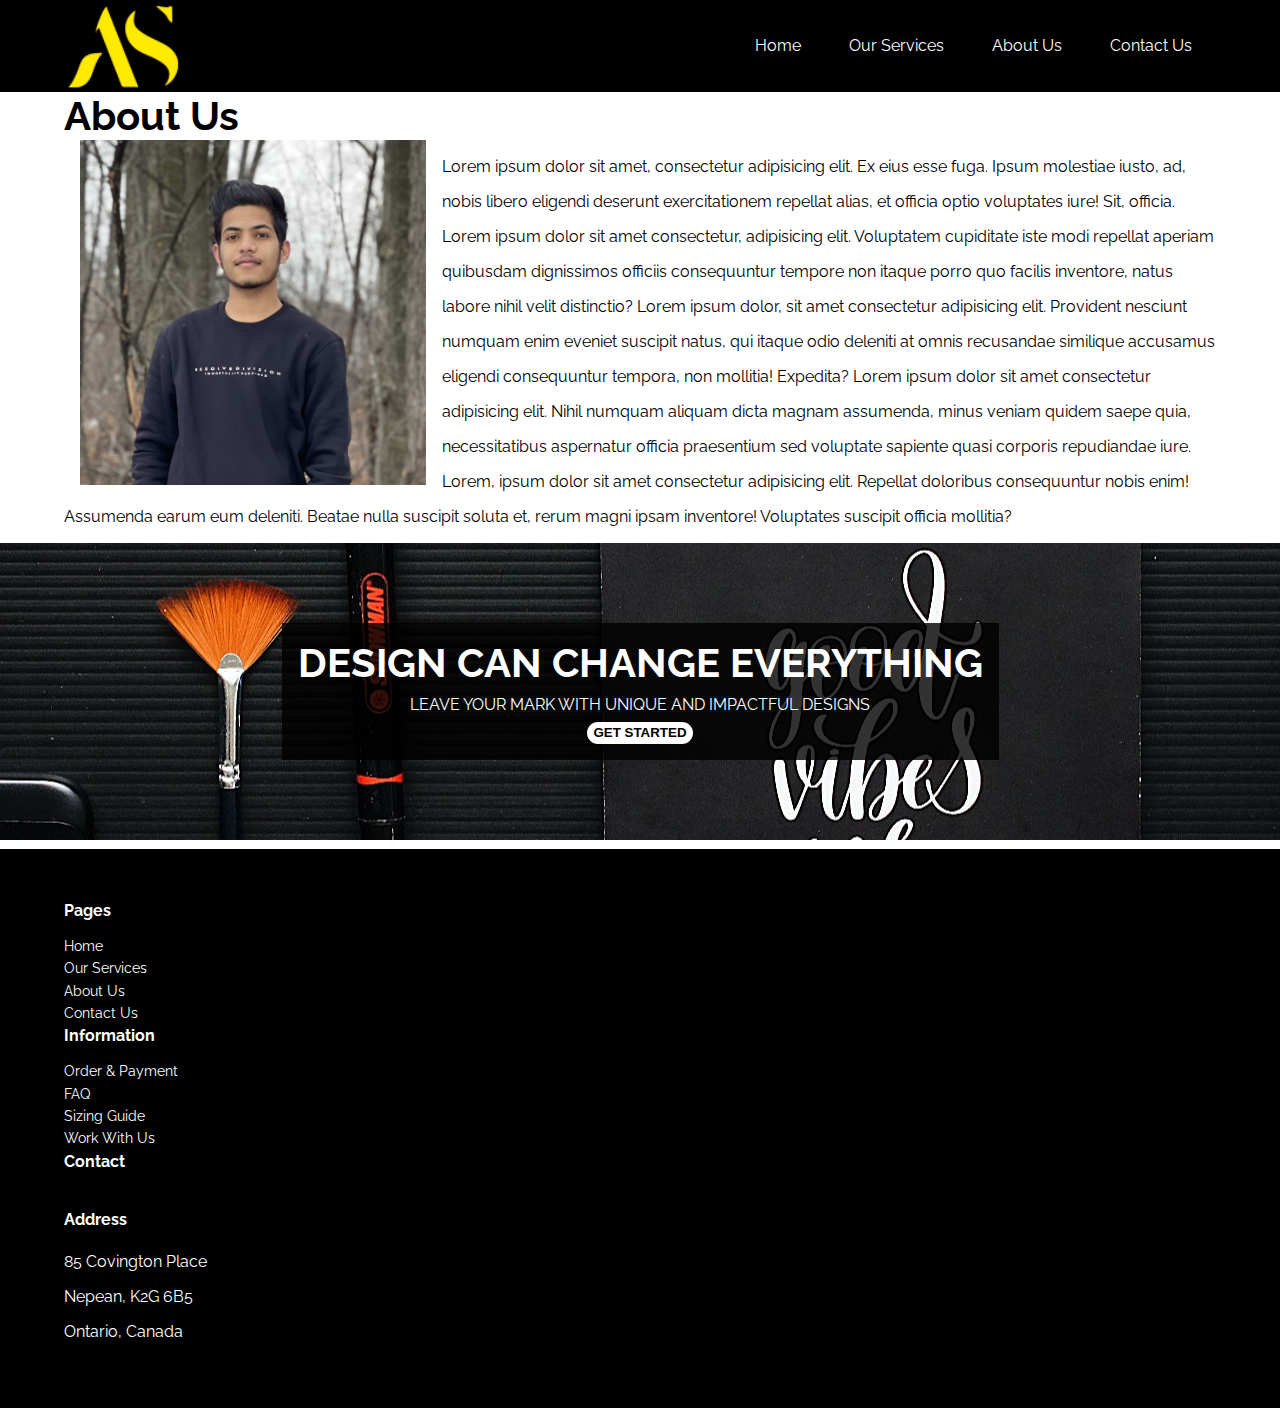
<file: web-portfolio/about-us.html>
<!DOCTYPE html>
<html lang="en">
<head>
    <meta charset="UTF-8">
    <meta http-equiv="X-UA-Compatible" content="IE=edge">
    <meta name="viewport" content="width=device-width, initial-scale=1.0">
    <link rel="stylesheet" href="css/style.css">
    <link rel="preconnect" href="https://fonts.gstatic.com">
<link href="https://fonts.googleapis.com/css2?family=Raleway:wght@600&display=swap" rel="stylesheet">

    <link href="https://cdn.jsdelivr.net/npm/bootstrap@5.0.0-beta3/dist/css/bootstrap.min.css" rel="stylesheet" integrity="sha384-eOJMYsd53ii+scO/bJGFsiCZc+5NDVN2yr8+0RDqr0Ql0h+rP48ckxlpbzKgwra6" crossorigin="anonymous">
    <title>Web Portfolio</title>
</head>
<body>
    <header>
        <div class="site-nav container">
            <img src="images/logo.png" alt="LOGO" class="logo">
            <nav>
                <ul class="nav-ul">
                    <li><a href="index.html">Home</a></li>
                    <li><a href="our-services.html">Our Services</a></li>
                    <li><a href="about-us.html">About Us</a></li>
                    <li><a href="contact-us.html">Contact Us</a></li>
                </ul>        
            </nav>
        </div>
    </header>
    <main>
        <div class="about-us container">
            <h1>About Us</h1>
            <img src="images/IMG_20210319_003603_365.jpg" class="about-img" alt="">
            <p>Lorem ipsum dolor sit amet, consectetur adipisicing elit. Ex eius esse fuga. Ipsum molestiae iusto, ad, nobis libero eligendi deserunt
                 exercitationem repellat alias, et officia optio voluptates iure! Sit, officia. Lorem ipsum dolor sit amet consectetur, adipisicing 
                 elit. Voluptatem cupiditate iste modi repellat aperiam quibusdam dignissimos officiis consequuntur tempore non itaque porro quo 
                 facilis inventore, natus labore nihil velit distinctio? Lorem ipsum dolor, sit amet consectetur adipisicing elit. Provident nesciunt 
                 numquam enim eveniet suscipit natus, qui itaque odio deleniti at omnis recusandae similique accusamus eligendi consequuntur tempora, 
                 non mollitia! Expedita? Lorem ipsum dolor sit amet consectetur adipisicing elit. Nihil numquam aliquam dicta magnam assumenda, minus 
                 veniam quidem saepe quia, necessitatibus aspernatur officia praesentium sed voluptate sapiente quasi corporis repudiandae iure. Lorem, 
                 ipsum dolor sit amet consectetur adipisicing elit. Repellat doloribus consequuntur nobis enim! Assumenda earum eum deleniti. Beatae nulla suscipit soluta et, rerum magni ipsam inventore! Voluptates suscipit officia mollitia?</p>
        </div>
        <div class="bg-blur">
            <div class="bg-text">
            <h1 class="center white">DESIGN CAN CHANGE EVERYTHING</h1>
            <p class="center bold white">LEAVE YOUR MARK WITH UNIQUE AND IMPACTFUL DESIGNS</p>
            <button class="black-button bold center">GET STARTED</button>
        </div>
      </div>
    </main>
    <div class="footer-clean">
        <footer>
            <div class="container">
                <div class="row justify-content-center">
                    <div class="col-sm-4 col-md-3 item">
                        <h3 class="white">Pages</h3>
                        <ul>
                            <li><a href="index.html">Home</a></li>
                            <li><a href="our-services.html">Our Services</a></li>
                            <li><a href="about-us.html">About Us</a></li>
                            <li><a href="contact-us.html">Contact Us</a></li>
                        </ul>
                    </div>
                    <div class="col-sm-4 col-md-3 item">
                        <h3 class="white">Information</h3>
                        <ul>
                            <li><a href="">Order & Payment</a></li>
                            <li><a href="">FAQ</a></li>
                            <li><a href="">Sizing Guide</a></li>
                            <li><a href="">Work With Us</a></li>
                        </ul>
                    </div>
                    <div class="col-sm-4 col-md-3 item">
                        <h3 class="white">Contact</h3>
                        <ul>
                            <a href="tel:6134520291">6134520291</a>
                            <a href="mailto:sing1471@algonquinlive.com">sing1471@algonquinlive.com</a>
                        </ul>
                    </div>
                    <div class="col-sm-4 col-md-3 item">
                        <h3 class="white">Address</h3>
                      <p class="white"> 85 Covington Place<br>
                      Nepean, K2G 6B5<br>
                      Ontario, Canada</p>
                    </div>
                </div>
            </div>
        </footer>
    </div>
     <!-- Optional JavaScript; choose one of the two! -->

    <!-- Option 1: Bootstrap Bundle with Popper -->
    <script src="https://cdn.jsdelivr.net/npm/bootstrap@5.0.0-beta3/dist/js/bootstrap.bundle.min.js" integrity="sha384-JEW9xMcG8R+pH31jmWH6WWP0WintQrMb4s7ZOdauHnUtxwoG2vI5DkLtS3qm9Ekf" crossorigin="anonymous"></script>

    <!-- Option 2: Separate Popper and Bootstrap JS -->
    <!--
    <script src="https://cdn.jsdelivr.net/npm/@popperjs/core@2.9.1/dist/umd/popper.min.js" integrity="sha384-SR1sx49pcuLnqZUnnPwx6FCym0wLsk5JZuNx2bPPENzswTNFaQU1RDvt3wT4gWFG" crossorigin="anonymous"></script>
    <script src="https://cdn.jsdelivr.net/npm/bootstrap@5.0.0-beta3/dist/js/bootstrap.min.js" integrity="sha384-j0CNLUeiqtyaRmlzUHCPZ+Gy5fQu0dQ6eZ/xAww941Ai1SxSY+0EQqNXNE6DZiVc" crossorigin="anonymous"></script>
    -->
</body>
</html>
</file>
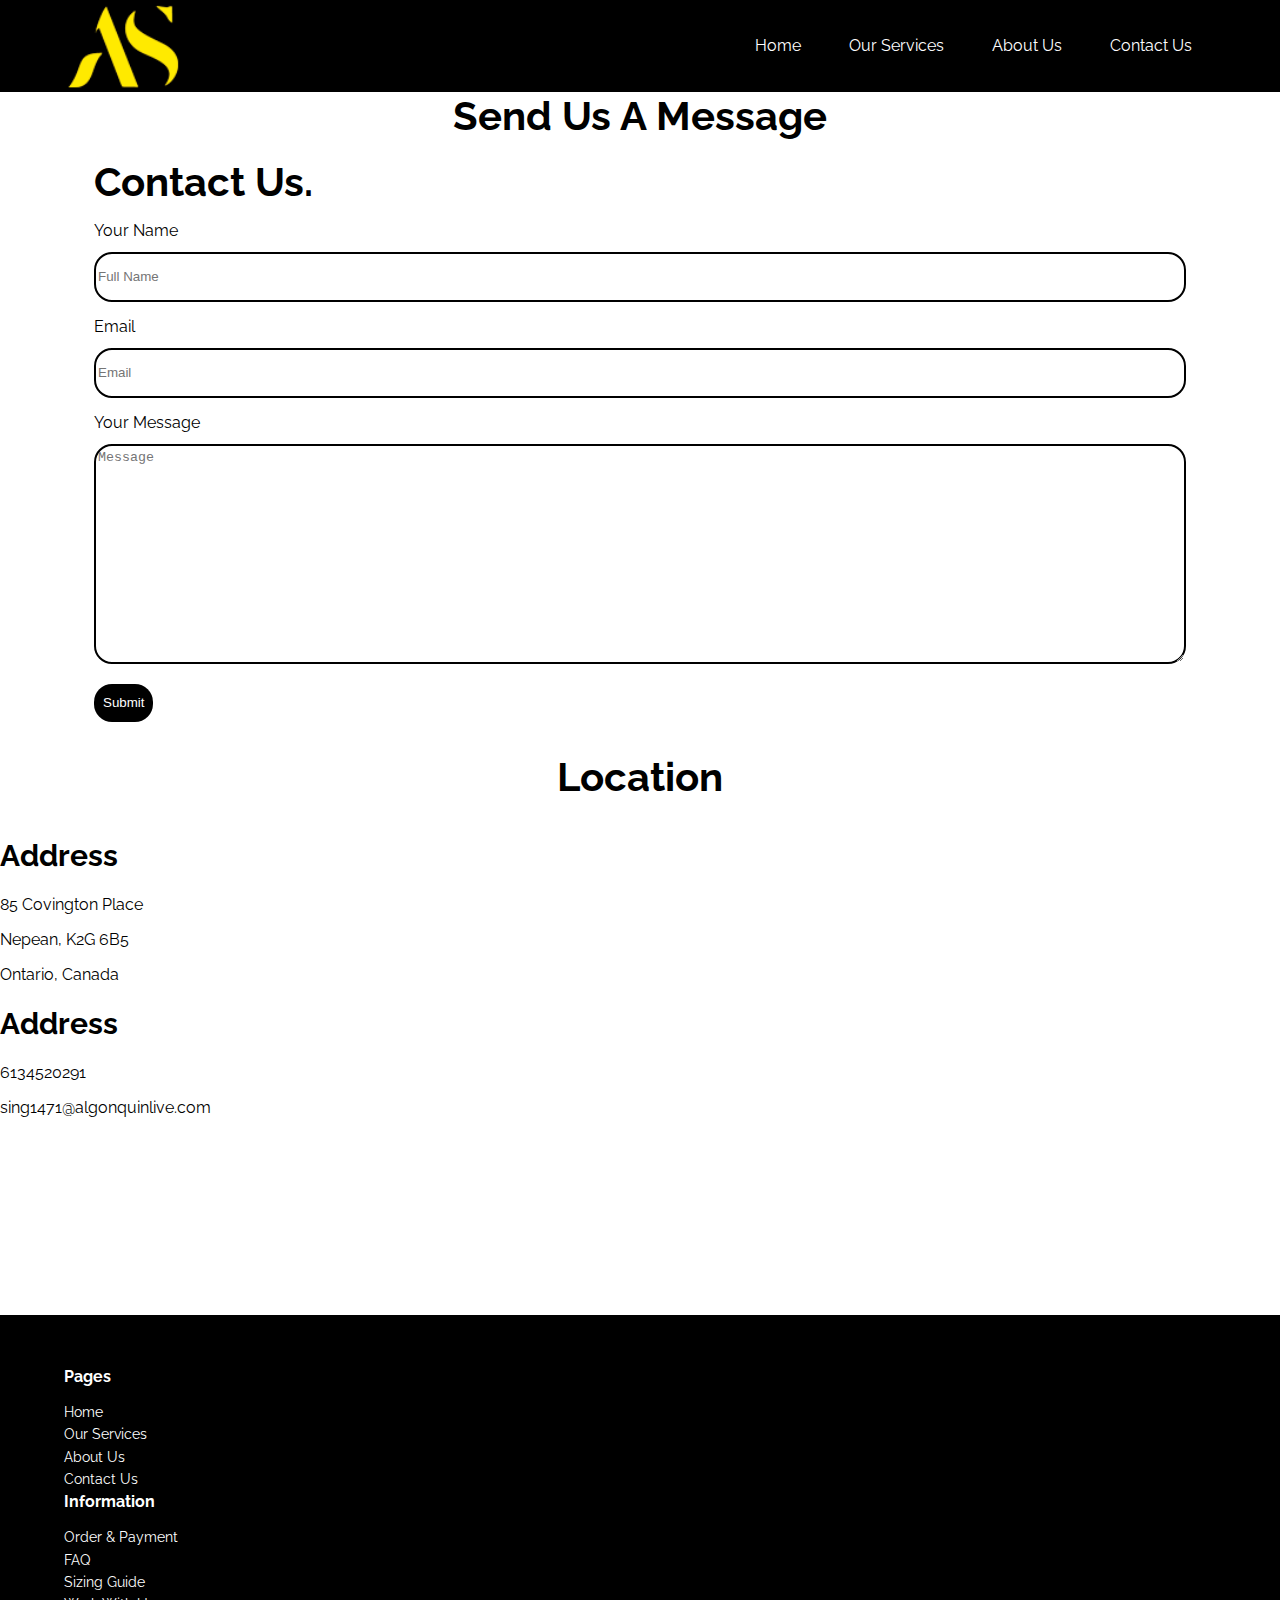
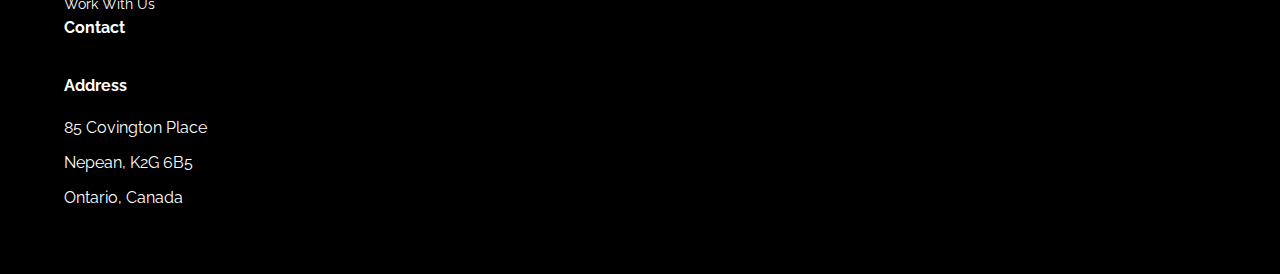
<file: web-portfolio/contact-us.html>
<!DOCTYPE html>
<html lang="en">
<head>
    <meta charset="UTF-8">
    <meta http-equiv="X-UA-Compatible" content="IE=edge">
    <meta name="viewport" content="width=device-width, initial-scale=1.0">
    <link rel="stylesheet" href="css/style.css">
    <link rel="preconnect" href="https://fonts.gstatic.com">
<link href="https://fonts.googleapis.com/css2?family=Raleway:wght@600&display=swap" rel="stylesheet">

    <link href="https://cdn.jsdelivr.net/npm/bootstrap@5.0.0-beta3/dist/css/bootstrap.min.css" rel="stylesheet" integrity="sha384-eOJMYsd53ii+scO/bJGFsiCZc+5NDVN2yr8+0RDqr0Ql0h+rP48ckxlpbzKgwra6" crossorigin="anonymous">
    <title>Web Portfolio</title>
</head>
<body>
    <header>
        <div class="site-nav container">
            <img src="images/logo.png" alt="LOGO" class="logo">
            <nav>
                <ul class="nav-ul">
                    <li><a href="index.html">Home</a></li>
                    <li><a href="our-services.html">Our Services</a></li>
                    <li><a href="about-us.html">About Us</a></li>
                    <li><a href="contact-us.html">Contact Us</a></li>
                </ul>        
            </nav>
        </div>
    </header>
    <main>
        <h1 class="center">Send Us A Message</h1>
        <div class="contact-form container">
            <h1 class="hero-header">Contact Us.</h1>
            <form>
                <div>
                    <label for="fullname">Your Name</label>
                    <input type="text" class="input-box" placeholder="Full Name" name="fullname" required>
                </div>
                <div>
                    <label for="email">Email</label>
                    <input type="email" class="input-box" name="email" Placeholder="Email" required>
                </div>
                <div>
                    <label for="message">Your Message</label>
                    <textarea name="message" class="input-msg-box" placeholder="Message" required></textarea>
                </div>
                <div class="submit-dv">
                    <button type="submit" class="submit-button">Submit</button>
                </div>
            </form>
        </div>
        <h1 class="center">Location</h1>
        <div class="location container">
            <div class="map">
                <h3>Address</h3>
                <p>85 Covington Place<br>
                    Nepean, K2G 6B5<br>
                    Ontario, Canada</p>
                    <h3>Address</h3>
                    <p>6134520291<br>
                    sing1471@algonquinlive.com
                    </p>
            </div>
            <iframe class="gmap" src="https://www.google.com/maps/embed?pb=!1m18!1m12!1m3!1d2804.117464282919!2d-75.7740901849324!3d45.34644104931527!2m3!1f0!2f0!3f0!3m2!1i1024!2i768!4f13.1!3m3!1m2!1s0x4cce072545c97a23%3A0xa57dbe9e3b8da9cd!2s85%20Covington%20Pl%2C%20Nepean%2C%20ON%20K2G%206B5!5e0!3m2!1sen!2sca!4v1618623412934!5m2!1sen!2sca" width="500" height="450" style="border:0;" allowfullscreen="" loading="lazy"></iframe>
        </div>
    </main>
    <div class="footer-clean">
        <footer>
            <div class="container">
                <div class="row justify-content-center">
                    <div class="col-sm-4 col-md-3 item">
                        <h3 class="white">Pages</h3>
                        <ul>
                            <li><a href="index.html">Home</a></li>
                            <li><a href="our-services.html">Our Services</a></li>
                            <li><a href="about-us.html">About Us</a></li>
                            <li><a href="contact-us.html">Contact Us</a></li>
                        </ul>
                    </div>
                    <div class="col-sm-4 col-md-3 item">
                        <h3 class="white">Information</h3>
                        <ul>
                            <li><a href="">Order & Payment</a></li>
                            <li><a href="">FAQ</a></li>
                            <li><a href="">Sizing Guide</a></li>
                            <li><a href="">Work With Us</a></li>
                        </ul>
                    </div>
                    <div class="col-sm-4 col-md-3 item">
                        <h3 class="white">Contact</h3>
                        <ul>
                            <a href="tel:6134520291">6134520291</a>
                            <a href="mailto:sing1471@algonquinlive.com">sing1471@algonquinlive.com</a>
                        </ul>
                    </div>
                    <div class="col-sm-4 col-md-3 item">
                        <h3 class="white">Address</h3>
                      <p class="white"> 85 Covington Place<br>
                      Nepean, K2G 6B5<br>
                      Ontario, Canada</p>
                    </div>
                </div>
            </div>
        </footer>
    </div>
     <!-- Optional JavaScript; choose one of the two! -->

    <!-- Option 1: Bootstrap Bundle with Popper -->
    <script src="https://cdn.jsdelivr.net/npm/bootstrap@5.0.0-beta3/dist/js/bootstrap.bundle.min.js" integrity="sha384-JEW9xMcG8R+pH31jmWH6WWP0WintQrMb4s7ZOdauHnUtxwoG2vI5DkLtS3qm9Ekf" crossorigin="anonymous"></script>

    <!-- Option 2: Separate Popper and Bootstrap JS -->
    <!--
    <script src="https://cdn.jsdelivr.net/npm/@popperjs/core@2.9.1/dist/umd/popper.min.js" integrity="sha384-SR1sx49pcuLnqZUnnPwx6FCym0wLsk5JZuNx2bPPENzswTNFaQU1RDvt3wT4gWFG" crossorigin="anonymous"></script>
    <script src="https://cdn.jsdelivr.net/npm/bootstrap@5.0.0-beta3/dist/js/bootstrap.min.js" integrity="sha384-j0CNLUeiqtyaRmlzUHCPZ+Gy5fQu0dQ6eZ/xAww941Ai1SxSY+0EQqNXNE6DZiVc" crossorigin="anonymous"></script>
    -->
</body>
</html>
</file>
<file: mtm6201-page-redesign-master/style.css>
/* to change the font of whole html */
body{
    font-family: sans-serif;
    margin: 0;
    padding:0;
    }
    /* navigation */
    nav#nav{
        max-width:100%;
        background-color:#2E282A;
        display:grid;
        grid-template-rows:repeat(3, 1fr);
        border: none;
        padding:0;
    
    }
    nav a{
        color: white;
        border-bottom: 1px solid white;
        text-align: center;
    }
    .nav a.nav-link{
        margin: 0;
        padding: 1rem;
    }
    a:hover{
        color:rgb(0, 0, 0); 
        background-color: rgb(121, 121, 121);
        border-bottom: 1px solid black;
    }
    a:last-child{
        border: none;
    }
    /* main */
    main#main{
        max-width:100%;
        background-color: white;
    }
    /* home section */
    section#home{
        background-color: #2E282A;
        color: white;
        font-family: sans-serif;
    }
    #home p{
        margin:0;
        padding-bottom: 20px;
    }
    section#home{
        padding:0;
    }
    h1.page-title{
        font-size: 3em;
        padding-bottom: 15px;
        padding-left: 0;
        padding-right: 0;
        padding-top: 70px;
        margin: 0px
    }
    section#about p:last-child{
        padding-top: 20px;
        padding-bottom: 50px;
    margin: 0;
    
    }
    /* about section */
    #about p{
        text-align: center;
        font-size: larger;
        padding: 10px;
    }
    #contact p{
         font-size: larger;
         padding: 10px;
    }
    section#about{
        background-color: #ffee00;
        color:#2E282A;
        padding:0;
        font-size: medium;
    }
    img.about-image{
        display: block;
        margin-left: auto;
        margin-right: auto;
        width: 150px;
        float: none;
    }

     h2.section-title{
        font-size: 3em;  
        padding-top: 25px;
        padding-bottom: 0.5em;
        margin: 0;
    
    }
    /* contact */
    section#contact{
        background-color:#b0cfef; 
        color: #2E282A;
        padding-top: 0px;
        padding-right: 0px;
        padding-bottom: 20px;
        padding-left: 0px;
    }
    form.contact-form{
        width:50%;
        background-color: #2E282A;
        color:white;
    }
    button{
        padding:1em;
        margin-top: 6px;
        border: none;
        border-radius: 20px;
        background-color: #ffee00;
        color:#2E282A;
    }
    button:hover{
        background-color:#2E282A;
        color: #ffee00;
        border:1px solid white;
    }
    /* footer */
    footer{
        background-color: #2E282A;
    }
    footer p{
        background-color: #2E282A;
        color: white;
        padding: 6px;
        margin: 0;
    }
    input,textarea{
        border-radius: 20px;
    }
    /* styles for desktop */
    @media screen and (min-width: 760px){
    nav#nav{
        display: flex;
        flex-direction: row;
        position:fixed;
        width: -webkit-fill-available;
        
    }
    nav a{
        
        text-align: right;
        border:none;
    }
    .nav a.nav-link{

    }
    a:hover{
        background-color: transparent;
        color:black; 
        border:none;
    }
    /* grid to divide sections */
    main#main{
       max-width:100%;
       display: grid;
       grid-template-columns:repeat(2, 1fr);
       grid-template-rows: 660px 625px;
    }
     section:nth-child(1){
        grid-area:1/1/2/3;
      }
      section:nth-child(2){
        grid-area:2/1/3/2;
      }
      section:nth-child(3){
        grid-area:2/2/3/3;
      }
      section#home{
        padding:150px;
    }
    h1.page-title{
        font-size: 4em;
        position: static;
        padding-bottom: 0;
        padding-left: 0;
        padding-right: 0;
        padding-top: 70px;
        margin:0; 
    }
    section#about{
        padding-top: 0px;
        padding-left:2em;
        padding-right:2em;
    }
    img.about-image{
        display: block;
        margin-left: auto;
        margin-right: auto;
        width: 200px;
        float: none;
    }
    section#contact{
        padding-top: 0px;
        padding-left:2em;
        padding-right:2em;
        background-color:#b0cfef; 
        color: #2E282A;
    }
    form.contact-form{
        width:370px;
        background-color: #2E282A;
        color:white;
    }
    button{
        padding:1em;
        margin-top: 6px;
    }
    h2.section-title{
        font-size: 3.5em;   
    }
    }
</file>
<file: mtm6201-page-redesign-master/base.css>
#nav {
  width: 1200px;
  margin: 0px auto;
  padding: 30px;

  border: 3px solid cadetblue;
  background-color: burlywood;
  text-align: center;
}

#main {
  max-width: 1200px;
  margin: 0px auto;

  background-color: rebeccapurple;
}

.nav .nav-link {
  margin: 1rem;

  font-size: 1.5rem;
  font-weight: bold;
  text-decoration: none;
}

#home {
  padding: 100px;
  background-color: indianred;
}

section.home {
  font-family: cursive;
  font-size: 1.5rem;
  text-align: center;
}

.page-title,
.section-title {
  font-size: 2.5rem;
  text-align: center;
}

#about {
  padding: 100px 0px;
  background-color: greenyellow;
}

.about {
  font-family: Arial, Helvetica, sans-serif;
  font-size: 1.75rem;
  color: lavender
}

.about-image {
  float: left;

  width: 300px;
}

#contact {
  padding: 100px 0px;
  background-color: f
}

.contact-form {
  padding: 30px;
  background-color: goldenrod;
  width: 600px;
  margin: 0px auto;
}

label {
  font-size: 1.5rem;

}

.contact-form-input {
  padding: 10px;
  width: 100%;
}
</file>
<file: master-files-landing-page/css/style.css>
/* http://meyerweb.com/eric/tools/css/reset/ 
   v2.0 | 20110126
   License: none (public domain)
*/

html,
body,
div,
span,
applet,
object,
iframe,
h1,
h2,
h3,
h4,
h5,
h6,
p,
blockquote,
pre,
a,
abbr,
acronym,
address,
big,
cite,
code,
del,
dfn,
em,
img,
ins,
kbd,
q,
s,
samp,
small,
strike,
strong,
sub,
sup,
tt,
var,
b,
u,
i,
center,
dl,
dt,
dd,
ol,
ul,
li,
fieldset,
form,
label,
legend,
table,
caption,
tbody,
tfoot,
thead,
tr,
th,
td,
article,
aside,
canvas,
details,
embed,
figure,
figcaption,
footer,
header,
hgroup,
menu,
nav,
output,
ruby,
section,
summary,
time,
mark,
audio,
video {
  margin: 0;
  padding: 0;
  border: 0;
  font-size: 100%;
  font: inherit;
  vertical-align: baseline;
}

/* HTML5 display-role reset for older browsers */
article,
aside,
details,
figcaption,
figure,
footer,
header,
hgroup,
menu,
nav,
section {
  display: block;
}

body {
  line-height: 1;
}

ol,
ul {
  list-style: none;
}

blockquote,
q {
  quotes: none;
}

blockquote:before,
blockquote:after,
q:before,
q:after {
  content: '';
  content: none;
}

table {
  border-collapse: collapse;
  border-spacing: 0;
}

/* ---------------------------------
          Custom Styles
------------------------------------ */
html {
  font-family: 'Montserrat';
  font-size: 14px;
  box-sizing: border-box;
  padding: 0;
}

h1,
h2,
h3,
h4,
h5 {
  font-weight: bold;
  margin: 9px 0;
}

p {
  margin: 9px 0;
}

h1 {
  font-size: 4rem;
}

h2 {
  font-size: 3.375rem;
}

h3 {
  font-size: 2.25rem;
}

h4 {
  font-size: 1.5rem;
}

h5 {
  font-size: 1rem;
}

body {
  line-height: 1.5;
}

p {
  font-size: 18px;
}

*,
*::after,
*::before {
  box-sizing: inherit;
  line-height: inherit;
}


.clearfix::after {
  content: '';
  display: table;
  clear: both;
}

/*mobile styles*/
body {
  background-color: #f7f7ff;
}

.site-logo {
  width: 120px;
}

/* to make the whole content of whole in center*/
.container {
  max-width: 60%;
  margin: 0 auto;
}

main {
  padding-bottom: 80px;
  padding-top: 30px;
}

.resgisteration-form {
  background-color: white;
  border-radius: 1em;
  padding: 18px 30px;
  box-shadow: 5px 6px 17px 0px rgba(0, 0, 0, 0.50)
}

.registration-button {
  background-color: #57eeab;
  border: none;
  border-radius: 0.5em;
  font-weight: bold;
  font-size: 20px;
  width: 100%;
  text-align: center;
  margin: 9px 0;
}

.small-text {
  font-size: smaller;
  margin: 0 9px;
}

.small-anchor {
  color: #ff8480;
  text-decoration: none;
}

.input-box {
  width: 100%;
  margin: 5px auto;
  background-color: #f7f7ff;
  border: none;
  border-radius: 0.5em;
  color: #9b9b9b;
  padding: 1em;
}

footer {
  background-color: #fffd8c;
  padding: 1em;
}

.footer-form .input-box {
  margin: 0;
}

/* to make both input box and calculate button in different line  */
.footer-form {
  display: grid;
  grid-template-columns: 1fr 3fr;
  grid-template-rows: repeat(2, 1fr);
  grid-gap: 9px;
}

.calculate-button {
  grid-area: 2/1/3/3;
  background-color: #ff8480;
  color: #f7f7ff;
  border: none;
  border-radius: 0.5em;
  font-weight: bold;
  font-size: 18px;
  height: 45px;
}

/* to align the social media logos horizontaly */
.social-media-logos {
  display: flex;
  justify-content: space-between;
  width: 190px;
  margin: 9px auto;
}

/* to hide the text while on mobile view */
.hide-text {
  display: none;
}

/* styles for tablet */
@media screen and (min-width:375px) and (max-width: 768px) {

  /* to make the whole content of whole in center*/
  .container {
    max-width: 60%;
    margin: 0 auto;
  }

  .footer-form {
    grid-template-columns: 1fr 2fr 2fr;
    grid-template-rows: auto;
    grid-gap: 9px;
  }

  .calculate-button {
    grid-area: auto;
  }
}

/* styles for desktop */
@media screen and (min-width:769px) {

  /* to center the whole content of website */
  .container {
    max-width: 94%;
    margin: 0 auto;
  }

  /* to align the three section of main horizontaly */
  main {
    display: grid;
    grid-gap: 1em;
    grid-template-columns: repeat(3, 1fr);
  }

  .resgisteration-form {
    grid-row: auto;
  }

  .site-text {
    grid-column: 1/2;
    grid-row: none;
  }

  .scooter {
    grid-column: 1/4;
    grid-row: none;
    margin: 0 auto;
    width: 50%;
  }

  .resgisteration-form {
    grid-column: 3/4;
    grid-row: none;
  }

  /* to align the social media logos align to right */
  .social-media-logos {
    float: right;
  }

  /* to make both input box and button in one line  */
  .footer-form {
    grid-template-columns: 1fr 2fr 2fr;
    grid-template-rows: auto;
    grid-gap: 9px;
  }

  .calculate-button {
    grid-area: auto;
  }

  .web-footer {
    display: grid;
    grid-template-columns: repeat(2, 1fr);
  }

  .part2 {
    margin: auto 0;
  }

  footer p {
    font-size: 14px;
  }

  /* to unhide the text in registration form */
  .hide-text {
    display: contents;
  }

}
</file>
<file: web-portfolio/css/style.css>
/* css reset */
html,
body,
div,
span,
applet,
object,
iframe,
h1,
h2,
h3,
h4,
h5,
h6,
p,
blockquote,
pre,
a,
abbr,
acronym,
address,
big,
cite,
code,
del,
dfn,
em,
img,
ins,
kbd,
q,
s,
samp,
small,
strike,
strong,
sub,
sup,
tt,
var,
b,
u,
i,
center,
dl,
dt,
dd,
ol,
ul,
li,
fieldset,
form,
label,
legend,
table,
caption,
tbody,
tfoot,
thead,
tr,
th,
td,
article,
aside,
canvas,
details,
embed,
figure,
figcaption,
footer,
header,
hgroup,
menu,
nav,
output,
ruby,
section,
summary,
time,
mark,
audio,
video {
  margin: 0;
  padding: 0;
  border: 0;
  font-size: 100%;
  font: inherit;
  vertical-align: baseline;
}

/* HTML5 display-role reset for older browsers */
article,
aside,
details,
figcaption,
figure,
footer,
header,
hgroup,
menu,
nav,
section {
  display: block;
}

body {
  line-height: 1;
}

ol,
ul {
  list-style: none;
}

blockquote,
q {
  quotes: none;
}

blockquote:before,
blockquote:after,
q:before,
q:after {
  content: '';
  content: none;
}

table {
  border-collapse: collapse;
  border-spacing: 0;
}

/* ---------------------------------
          Custom Styles
------------------------------------ */
html {
  font-family: "Raleway", sans-serif;
  font-size: 16px;
  box-sizing: border-box;
  padding: 0;
  scroll-behavior: smooth;
}
*{
    color: black;
}
li {
  height: fit-content;
}

h1,
h2,
h3,
h4,
h5 {
  font-weight: bold;
}

p {
  margin: 9px 0;
  font-size: 16px;
  line-height: 35px;
}

h1 {
  font-size: 2.5rem;
  line-height: 3rem
}

h2 {
  font-size: 40px;
}

h3 {
  font-size: 30px;
}

h4 {
  font-size: 1.5rem;
}

h5 {
  font-size: 1rem;
}

body {
  line-height: 1.5;
}

img {
  max-width: 100%;
}

*,
*::after,
*::before {
  box-sizing: inherit;
  line-height: inherit;
}

.profile-pic {
  width: fit-content;
  height: fit-content;
  margin: 0 auto;
}

.clearfix::after {
  content: '';
  display: table;
  clear: both;
}
/* custom styles */
html{
    font-family: 'Raleway', sans-serif;
}
.container{
    max-width: 90%;
    margin: 0 auto;
}
header{
    background-color: black;
}
nav{
    height: fit-content;
    margin-top: auto;
    margin-right: 0px;
    margin-bottom: auto;
    margin-left: auto;
}

.logo{
    width: 120px;
}
.site-nav{
    display: flex;
    flex-wrap: wrap;
}
.nav-ul{
    display: flex;
    flex-wrap: wrap;
    list-style: none;
    align-items: center;
}
.nav-ul li{
    margin: 0 1.5em;
}
li a{
    text-decoration: none;
    color: white;
}
.center{
    text-align: center;
    margin: 0 auto;
    width: fit-content;
}
.black-button{
    margin: 0 auto;
    width: fit-content;
    display: block;
    border: none;
    background-color: white;
    border-radius: 1em;
    font-weight: bolder;
}
.bg-blur{
    height: fit-content;
    padding:80px 0;
    background-image: url(../images/pexels-sy-donny-1841841.jpg);
    background-position: center;
    background-repeat: repeat;
    color: white;
    margin: 9px 0;
}
.bg-text{
    background-color: rgba(0,0,0, 0.8);
    width: fit-content;
    margin: 0 auto;
    padding:1em;
}
.three-sec{
    display: flex;
    flex-wrap: wrap;
    justify-content: center;
    margin: 24px auto;
}
.child-sec{
    background-color: black;
    border-radius: 18px;
    padding: 2em;
}
.child-sec:nth-child(2){
    margin: auto 2em;
}
.white{
    color:white;
}
.white li{
    color: white;
}
.grey{
    color:rgb(95, 95, 95);
}
.hdw{
    display: grid;
    grid-template-columns: repeat(3,1fr);
}
.b-border{
    border: 2px solid black;
    padding: 0.5em;
    border-radius: 1em;
    margin: 1em;
}

.footer-clean {
    padding:50px 0;
    background-color:rgb(0, 0, 0);
    color:#ffffff;
  }
  
  .footer-clean h3 {
    margin-top:0;
    margin-bottom:12px;
    font-weight:bold;
    font-size:16px;
  }
  
  .footer-clean ul {
    padding:0;
    list-style:none;
    line-height:1.6;
    font-size:14px;
    margin-bottom:0;
  }
  .our-customers {
    display: flex;
    margin: 2em 0;
}
.profile {
    width: fit-content;
    height: fit-content;
    border-radius: 24px;
    margin: 0 auto;
  }
.profile-img{
    width: 20%;
    justify-content: center;
    border-radius: 4em;
    margin-left: auto;
}
.customer-box{
    border: 2px solid black;
    margin:0 1em;
    border-radius: 50px;
    padding: 2em;
}
.our-work{
    display:grid;
    grid-template-columns: repeat(3,1fr);
    grid-gap: 1em;
    margin: 2em 0;
}
.bg-img{
    width:360px;
    height: 360px;
}
.bg-img.first{
    background-image: url(../images/profile-logo.jpg);
    background-position: center;
    background-repeat: no-repeat;
    background-size: cover;
}
.bg-img.second{
    background-image: url(../images/DAUR\ 2ND.jpg);
    background-position: center;
    background-repeat: no-repeat;
    background-size: cover;
}
.bg-img.third{
    background-image: url(../images/WAALI\ 2.jpg);
    background-position: center;
    background-repeat: no-repeat;
    background-size: cover;
}
.bg-img.fourth{
    background-image: url(../images/Untitled-1.jpg);
    background-position: center;
    background-repeat: no-repeat;
    background-size: cover;
}
.bg-img.five{
    background-image: url(../images/MANZILN.jpg);
    background-position: center;
    background-repeat: no-repeat;
    background-size: cover;
}
.bg-img.six{
    background-image: url(../images/raule\ insta.jpg);
    background-position: center;
    background-repeat: no-repeat;
    background-size: cover;
}
.bg-img.seven{
    background-image: url(../images/1212.jpg);
    background-position: center;
    background-repeat: no-repeat;
    background-size: cover;
}
.bg-img.eight{
    background-image: url(../images/team3studious.jpg);
    background-position: center;
    background-repeat: no-repeat;
    background-size: cover;
}
.bg-img.nine{
    background-image: url(../images/daur\ shadow.jpg);
    background-position: center;
    background-repeat: no-repeat;
    background-size: cover;
}
.about-img{
    float: left;
    width: 30%;
    margin: 0 1em;
}
.contact-form {
    padding: 18px 30px;
  }

  .contact-form div {
    margin: 13px 0;
  }

  .contact-form label {
    margin: 9px 0;
    display: block;
  }

  .input-box {
    height: 50px;
    width: 100%;
    border: 2px solid black;
    border-radius: 18px;
  }

  .input-msg-box {
    height: 220px;
    width: 100%;
    border: 2px solid black;
    border-radius: 18px;
  }
.submit-button{
    color: white;
    background-color: black;
    border: none;
    border-radius: 18px;
    padding: 9px;
}
.location{
    display: grid;
    grid-template-columns: repeat(2,1fr);
    margin: 2em 0;
}
button{
 /* animation */
 animation-name: popping;
 animation-duration: 2s;
 animation-iteration-count: infinite;
 animation-timing-function: ease-in-out;
}

@keyframes popping {

 0%,
 100% {
   transform: scale(0.7);

 }

 50% {
   transform: scale(0.9);
 }
}
/* to fade button while hover */
button:hover {
 animation-name: focused;
 animation-duration: 2s;
 animation-iteration-count: infinite;
 animation-timing-function: ease-in-out;
}

@keyframes focused {

 0%,
 100% {
   opacity: 100%;
   transform: scale(0.7);

 }

 50% {
   opacity: 50%;
   transform: scale(0.7);
 }

 10%,
 90% {
   transform: translate3d(-1px, 0, 0);
 }

 20%,
 80% {
   transform: translate3d(2px, 0, 0);
 }

 30%,
 50%,
 70% {
   transform: translate3d(-4px, 0, 0);
 }

 40%,
 60% {
   transform: translate3d(4px, 0, 0);
 }
}

@media screen and (min-width:580px) and (max-width: 1200px) {
    .our-work{
        grid-template-columns: repeat(2,1fr);
    }  
    .bg-img{
        width:180px;
        height: 180px;
    } 
}
@media screen and (min-width:376px) and (max-width: 768px) {
    .location{
        grid-template-columns: none;
    }
    .nav-ul li{
        margin: 0 9px;
        flex-wrap: wrap;
    }
}
@media screen and (max-width:376px){
    .nav-ul li{
        display: unset;
    }
    .our-work{
        grid-template-columns:none;
        margin: 0 auto;
    } 
    .logo{
        margin: 0 auto;
    }
}
@media screen and (min-width:375px) and (max-width: 580px) {
    .our-work{
        grid-template-columns:none;
        margin: 0 auto;
    }  }
</file>
<file: mtm6201-midterm-master-files/css/style.css>
/* css reset */
html,
body,
div,
span,
applet,
object,
iframe,
h1,
h2,
h3,
h4,
h5,
h6,
p,
blockquote,
pre,
a,
abbr,
acronym,
address,
big,
cite,
code,
del,
dfn,
em,
img,
ins,
kbd,
q,
s,
samp,
small,
strike,
strong,
sub,
sup,
tt,
var,
b,
u,
i,
center,
dl,
dt,
dd,
ol,
ul,
li,
fieldset,
form,
label,
legend,
table,
caption,
tbody,
tfoot,
thead,
tr,
th,
td,
article,
aside,
canvas,
details,
embed,
figure,
figcaption,
footer,
header,
hgroup,
menu,
nav,
output,
ruby,
section,
summary,
time,
mark,
audio,
video {
  margin: 0;
  padding: 0;
  border: 0;
  font-size: 100%;
  font: inherit;
  vertical-align: baseline;
}

/* HTML5 display-role reset for older browsers */
article,
aside,
details,
figcaption,
figure,
footer,
header,
hgroup,
menu,
nav,
section {
  display: block;
}

body {
  line-height: 1;
}

ol,
ul {
  list-style: none;
}

blockquote,
q {
  quotes: none;
}

blockquote:before,
blockquote:after,
q:before,
q:after {
  content: '';
  content: none;
}

table {
  border-collapse: collapse;
  border-spacing: 0;
}

/* ---------------------------------
          Custom Styles
------------------------------------ */
html {
  font-family: "Raleway", sans-serif;
  font-size: 16px;
  box-sizing: border-box;
  padding: 0;
  scroll-behavior: smooth;
}

li {
  height: fit-content;
}

h1,
h2,
h3,
h4,
h5 {
  font-weight: bold;
}

p {
  margin: 9px 0;
  font-size: 16px;
  line-height: 35px;
}

h1 {
  font-size: 2.5rem;
  line-height: 3rem
}

h2 {
  font-size: 40px;
}

h3 {
  font-size: 30px;
}

h4 {
  font-size: 1.5rem;
}

h5 {
  font-size: 1rem;
}

body {
  line-height: 1.5;
}

img {
  max-width: 100%;
}

*,
*::after,
*::before {
  box-sizing: inherit;
  line-height: inherit;
}

.profile-pic {
  width: fit-content;
  height: fit-content;
  margin: 0 auto;
}

.clearfix::after {
  content: '';
  display: table;
  clear: both;
}

/* Mobile Styles */
.container {
  max-width: 300px;
  /* to make the conent of website in center*/
  margin: 0 auto;
}

header {
  background-color: #3c3b3a;
}

.site-logo img {
  width: 88px;
  margin: 0 auto;
}

.site-logo {
  width: fit-content;
  margin: 0 auto;
}

ul {
  list-style: none;
}

.nav-menu li {
  text-align: center;
  padding: 6px;
}

/*  animation */

.nav-menu a {
  text-decoration: none;
  color: white;
  animation-name: loaded;
  /* antimation for nav bar loadout*/
  animation-duration: 2s;
  animation-iteration-count: unset;
  animation-timing-function: ease-in-out;

}

@keyframes loaded {
  0% {
    transform: scale(0);
    opacity: 0;

  }

  100% {
    transform: scale(1);
    opacity: 100%;
  }
}

.nav-menu a:hover {
  color: rgb(182, 182, 182);
}

.hero-header {
  font-size: 40px;
  line-height: 47px;
}

.active {
  font-weight: bold;
}

.icon-div {
  display: grid;
  grid-template-columns: repeat(2, 1fr);
  grid-template-rows: repeat(2, 1fr);
  column-gap: 32px;
}

.icon {
  display: inline-block;
  font-size: 3rem;
  width: 30px;
  height: 30px;
}

.icon-box {
  text-align: center;
}

.bio p {
  font-size: 24px;
}

.green-text {
  color: #26a682;
  font-size: 16px;
}

.large-para {
  font-size: 20px;
}

.text-bx {
  padding: 30px 0;
}

.bc-images {
  height: 200px;
  background-position: center;
  background-size: cover;
  background-repeat: no-repeat;
}
/* to add background image */
.school {
  background-image: url("../images/school.jpg");
}

/* to add background image */
.entertainment {
  background-image: url("../images/entertainment.jpg");
}

.dicover-image img {
  width: 350px;
  margin: 18px 0px;
}

.dicover-image {
  width: fit-content;
  margin: 0 auto;
  padding: 18px 0px;
}

.site-button {
  padding: 3px 56px;
  border: none;
  border-radius: 50px;
  background-color: #26a682;
  color: #fff;
  font-weight: 600;
  font-size: 24px;
  text-align: center;
  width: 100%;
  /* to make shadow usabele for different browsers */
  -webkit-box-shadow: 0px 5px 8px 0px rgba(60, 59, 58, 0.7);
  -moz-box-shadow: 0px 5px 8px 0px rgba(60, 59, 58, 0.7);
  -ms-shadow: 0px 5px 8px 0px rgba(60, 59, 58, 0.7);
  box-shadow: 0px 5px 8px 0px rgba(60, 59, 58, 0.7);
  /* animation */
  animation-name: popping;
  animation-duration: 2s;
  animation-iteration-count: infinite;
  animation-timing-function: ease-in-out;
}

@keyframes popping {

  0%,
  100% {
    transform: scale(0.7);

  }

  50% {
    transform: scale(0.9);
  }
}
/* to fade button while hover */
.site-button:hover {
  animation-name: focused;
  animation-duration: 2s;
  animation-iteration-count: infinite;
  animation-timing-function: ease-in-out;
}

@keyframes focused {

  0%,
  100% {
    opacity: 100%;
    transform: scale(0.7);

  }

  50% {
    opacity: 50%;
    transform: scale(0.7);
  }

  10%,
  90% {
    transform: translate3d(-1px, 0, 0);
  }

  20%,
  80% {
    transform: translate3d(2px, 0, 0);
  }

  30%,
  50%,
  70% {
    transform: translate3d(-4px, 0, 0);
  }

  40%,
  60% {
    transform: translate3d(4px, 0, 0);
  }
}

.link-dv {
  margin-left: auto;
  width: fit-content;
}

footer {
  background-color: #3c3b3a;
  padding: 18px;
}

.footer-heading {
  font-size: 24px;
  color: white;
  text-align: center;
}

.social-icons {
  /* to make the socila media logos in one line */
  display: flex;
  align-items: center;
  justify-content: center;
  width: 142px;
  margin: 0 auto;
}

.social-icons li {
  padding: 0 6px;
}

.back-to-top {
  position: fixed;
  bottom: 10px;
  right: 10px;
  color: white;
  text-align: center;
  font-size: 18px;
  z-index: 999;
  cursor: pointer;
}
/* to make button shakkey when hover*/
.back-to-top:hover {
  animation: shake 0.82s cubic-bezier(.36, .07, .19, .97) both;
  transform: translate3d(0, 0, 0);
}

@keyframes shake {

  10%,
  90% {
    transform: translate3d(-1px, 0, 0);
  }

  20%,
  80% {
    transform: translate3d(2px, 0, 0);
  }

  30%,
  50%,
  70% {
    transform: translate3d(-4px, 0, 0);
  }

  40%,
  60% {
    transform: translate3d(4px, 0, 0);
  }
}

.back-to-top span {
  display: inline-block;
  width: 34px;
  height: 34px;
  line-height: 34px;
  background-color: #3c3b3a;
  border-radius: 100%;
}

.back-to-top p {
  background-color: rgba(60, 59, 58, 0.8);
  padding: 2px 15px;
  border-radius: 15px;
  font-size: 14px;
  margin: 0;
}

.profile {
  border-radius: 100%;
  border: 5px solid white;
  width: 175px;
  height: 175px;
}

.profile-name {
  text-align: center;
  font-size: large;
  font-weight: bold;
  color: #f2f2f2;

}

.black-bc {
  background-color: #3c3b3a;
  color: #f2f2f2;
  padding: 32px 0px;
}
/* to make heading italic */
.italic {
  font-style: italic;
  font-size: 32px;
}

.site-button.submit {

  background-color: #3c3b3a;
}

.about-image {
  background: #26A682 url(../images/about.jpg);
  /* to add transparent green color over th image  */
  background-blend-mode: multiply;
  background-size: cover;
  background-repeat: no-repeat;
  background-position: center;
  padding: 50px;
}

.services-image {
  background: #26A682 url(../images/services.jpg);
    /* to add transparent green color over th image  */
  background-blend-mode: multiply;
  background-size: cover;
  background-repeat: no-repeat;
  background-position: center;
  padding: 50px;
}

.about-image h2 {
  text-align: center;
  color: white;
}

.services-image h2 {
  text-align: center;
  color: white;
}

.grey-bc {
  background-color: #f2f2f2;
}

.sub-title2 {
  color: #26a682;
  font-weight: normal;
}

.company-logo {
  height: 125px;
  margin: 10px;
}

li {
  width: fit-content;
  margin: 0 auto;
}
/* to the content while on mobile view */
.hide {
  display: none;
}

.contact-form {
  background-color: #26a682;
  color: #f2f2f2;
  padding: 30px;
  border-radius: 15px;
}

.input-box {
  padding: 10px 15px;
  border-radius: 72px;
  height: 40px;
  width: 100%;
  border: none;
  font-size: 16px;
  color: #3c3b3a;
}

.input-msg-box {
  padding: 10px;
  border-radius: 10px;
  width: 100%;
  border: none;
  font-size: 16px;
  font-family: "Raleway", sans-serif;
  color: #3c3b3a;
}

#sa-president {
  margin: 18px 0;
}

/* Styles For Tablet */
@media screen and (min-width:376px) and (max-width: 768px) {
  .container {
    max-width: 80%;
    margin: 0 auto;
  }

  .hero-header {
    font-size: 70px;
    line-height: 85px;
  }

  .icon-div {
    grid-template-columns: repeat(4, 1fr);
    grid-template-rows: none;
  }

  .get-started {
    width: fit-content;
    margin: 0 auto;
  }

  .discover-image {
    margin: 0 auto;
    width: fit-content;
  }

  .dicover-image {
    width: fit-content;
    margin: 0 auto;
  }

  /* About Page */
  .profile {
    width: 203px;
    height: 203px;
  }

  .sa-president-grid.container {
    display: grid;
      /* to divide section into differnet sizes */
    grid-template-columns: none;
    grid-template-rows: repeat(2, auto);
    grid-template-columns: repeat(1, 33% 66%);
  }

  .profile-name {
    grid-area: 2/1/3/2;
  }

  .bio {
    grid-area: 1/2/3/3;
    padding-left: 30px;
  }

  .hide {
    display: unset;
    width: 100%;
    padding: 0 10px;
    margin: 30px 0;
    background-position: center;
    background-size: cover;
    background-repeat: no-repeat;
  }

  .services-grid {
    display: grid;
      /* to divide section into differnet sizes */
    grid-template-columns: 1fr 2fr;
    grid-column-gap: 18px;
  }

  .services-grid.grey-bc {
    display: grid;
      /* to divide section into differnet sizes */
    grid-template-columns: 2fr 1fr;
    grid-column-gap: 18px;
  }
/* to add background to div */
  .bc-1 {
    background-image: url("../images/bar.jpg");
  }

  .bc-2 {
    background-image: url("../images/bowling.jpg");
  }

  .bc-3 {
    background-image: url("../images/fitness.jpg");
  }

  .bc-4 {
    background-image: url("../images/climbing.jpg");
  }

  .hide.text-bx {
    grid-column-start: 1;
    grid-column-end: 2;
  }

  .subscribe {
    display: flex;
     /* to make code usable for diffrent browsers */
    display: -webkit-flex;
    display: -moz-flex;
    display: -ms-flex;
    display: -o-flex;

  }

  .sub {
    width: 140px;
    padding: 3px 14px;
    margin-left: auto;
  }

  .subcribe-txt {
    margin: auto 0;
    font-size: 24px;
  }

  .special {
    font-size: 56px;
    text-align: center;
    margin: 16px;
  }

  .special-logos {
    width: fit-content;
    margin: 0 auto;
  }

  /* contact page */
  .site-button.submit {
    width: 210px;
    margin-left: auto;
    background-color: #3c3b3a;
  }

  .submit-dv {
    display: flex;
     /* to make code usable for diffrent browsers */
    display: -webkit-flex;
    display: -moz-flex;
    display: -ms-flex;
    display: -o-flex;
  }

  .hide-text {
    display: none;
  }
}

/* Styles for Desktop */
@media screen and (min-width:769px) {
  .container {
    max-width: 84%;
    margin: 0 auto;
  }

  .hero-header {
    font-size: 70px;
    line-height: 85px;
  }

  .nav-menu {
    display: flex;
     /* to make code usable for diffrent browsers */
    display: -webkit-flex;
    display: -moz-flex;
    display: -ms-flex;
    display: -o-flex;
    align-self: center;
    -webkit-box-align: center;
  -ms-flex-align: center;
  -webkit-align-self: center;
  -moz-align-self: center;
    margin-left: auto;
  }

  .nav-menu a {
    padding-left: 32px;
  }

  .site-nav {
    display: flex;
     /* to make code usable for diffrent browsers */
    display: -webkit-flex;
    display: -moz-flex;
    display: -ms-flex;
    display: -o-flex;
  }

  .site-logo {
    margin: auto 0;
  }

  .get-started-button {
    width: 340px;
  }

  .discover {
    display: grid;
    grid-template-columns: 1fr 1fr;
  }

  .dicover-image img {
    width: 650px;
  }

  .dicover-image {
    margin-top: 0px;
    margin-right: 0px;
    margin-bottom: 0px;
    margin-left: auto;
  }

  .discover-ac {
    display: grid;
    grid-template-columns: 1fr 1fr;
    grid-gap: 24px;
  }

  .bc-images {
    margin: auto 0;

  }

  .sa-president-grid {
    display: grid;
    /* to divide section into differnet sizes */
    grid-template-columns: repeat(1, 1fr 1fr 4fr);
    grid-template-rows: none;
  }

  .profile-name {
    height: fit-content;
    margin: auto 0;
  }

  .profile-pic {
    margin: auto 0;
  }

  .bc-images {
    height: 335px;
    margin: 18px 0;
  }

  /* about page */
  .construction {
    display: grid;
    grid-template-columns: 1fr 1fr;
    margin: 34px auto;

  }
/* to make all the three section in one column */
  .www {
    display: grid;
    grid-template-columns: 1fr 1fr 1fr;
    max-width: 1640px;
    padding: 58px 0
  }

  .hide {
    display: unset;
    width: 100%;
    margin: 30px 0;
    background-position: center;
    background-size: cover;
    background-repeat: no-repeat;
  }

  .services-grid {
    display: grid;
    grid-template-columns: 1fr 2fr;
    grid-column-gap: 18px;
  }

  .services-grid.grey-bc {
    display: grid;
    grid-template-columns: 2fr 1fr;
    grid-column-gap: 18px;
  }
/* to add background */
  .bc-1 {
    background-image: url("../images/bar.jpg");
  }

  .bc-2 {
    background-image: url("../images/bowling.jpg");
  }

  .bc-3 {
    background-image: url("../images/fitness.jpg");
  }

  .bc-4 {
    background-image: url("../images/climbing.jpg");
  }

  .subscribe {
    display: flex;
     /* to make code usable for diffrent browsers */
    display: -webkit-flex;
    display: -moz-flex;
    display: -ms-flex;
    display: -o-flex;
    width: fit-content;
    margin: 0 auto;
  }

  .sub {
    width: 140px;
    padding: 3px 14px;
  }

  .subcribe-txt {
    margin: auto 0;
    font-size: 24px;
  }

  .special-logos {
    margin: 40px 0;
  }

  .special-logos ul {
    display: flex;
     /* to make code usable for diffrent browsers */
    display: -webkit-flex;
    display: -moz-flex;
    display: -ms-flex;
    display: -o-flex;
  }

  .special {
    width: 625px;
    text-align: center;
    margin: 0 auto;
  }

  /* contact page */
  .contact-section1 {
    display: grid;
    grid-template-columns: 1fr 1fr;
    grid-column-gap: 10px;
    margin: 34px auto;
  }

  .contact-section2 {
    display: grid;
    grid-template-columns: 2fr 1fr;
    margin: 100px auto;
  }

  .grey-bc {
    background-color: unset;
  }

  .contact-form {
    padding: 18px 30px;
  }

  .contact-form div {
    margin: 13px 0;
  }

  .contact-form label {
    margin: 9px 0;
    display: block;
  }

  .input-box {
    height: 50px;
  }

  .input-msg-box {
    height: 220px;

  }

  .icons1 {
    width: fit-content;
    margin: 0 auto;
  }

  .submit {
    width: 210px;
    margin-left: auto;
    background-color: #3c3b3a;
  }

  .submit-dv {
    display: flex;
     /* to make code usable for diffrent browsers */
    display: -webkit-flex;
    display: -moz-flex;
    display: -ms-flex;
    display: -o-flex;
  }

  .address {
    font-size: 18px;
  }
}
</file>
